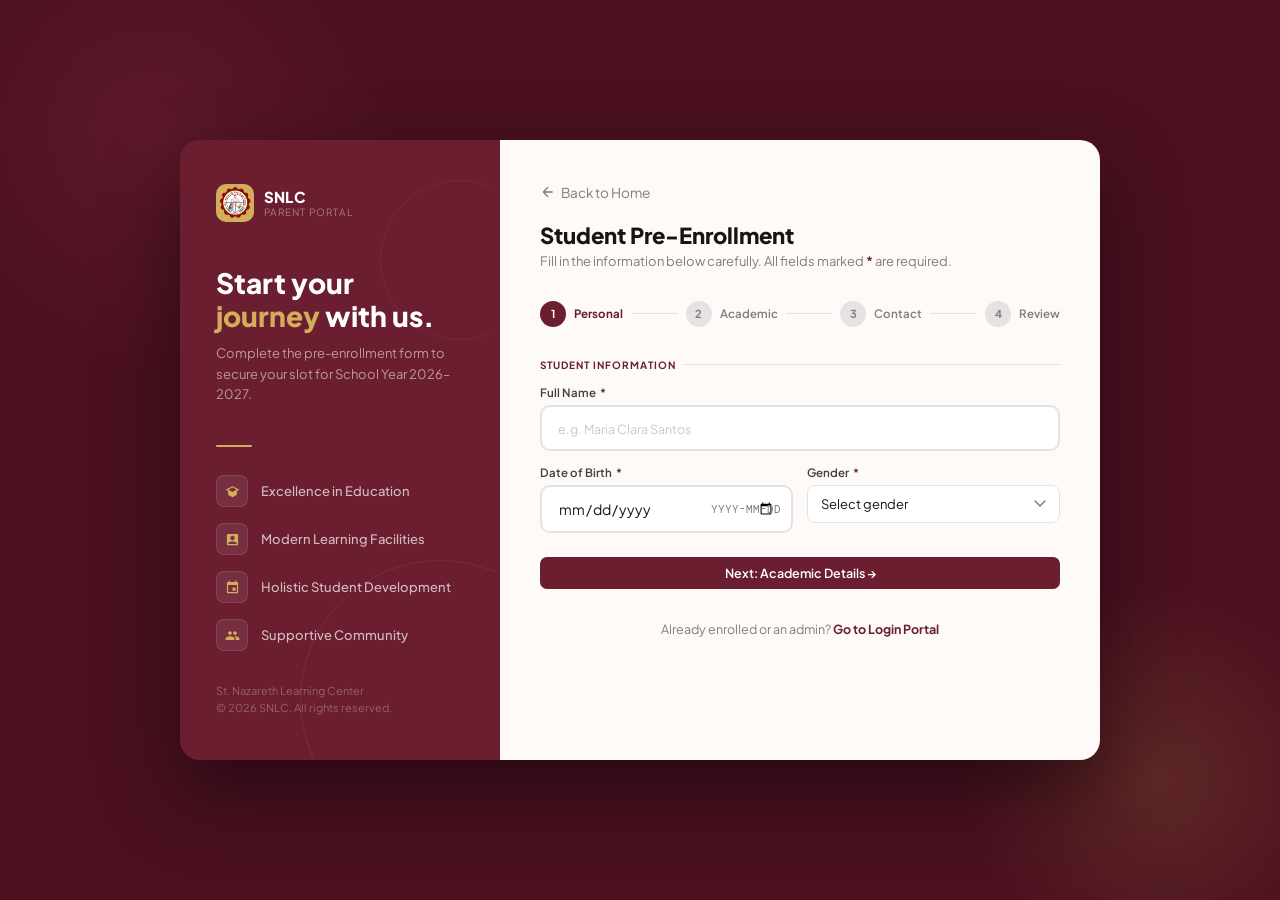
<file: enroll.html>
<!DOCTYPE html>
<html lang="en">
<head>
<meta charset="UTF-8">
<meta name="viewport" content="width=device-width, initial-scale=1.0, maximum-scale=1.0, user-scalable=no">
<title>Pre-Enrollment – St. Nazareth Learning Center</title>
<link href="https://fonts.googleapis.com/css2?family=Playfair+Display:wght@400;600;700&family=DM+Sans:wght@300;400;500;600&family=DM+Mono:wght@400;500&display=swap" rel="stylesheet">
<link rel="stylesheet" href="style.css?v=5.1">
<link rel="stylesheet" href="uxui-improvements.css?v=1.0">
<link rel="stylesheet" href="mobile-optimized.css?v=1.0">
<link rel="icon" type="image/png" href="SNLCLogo.png">
</head>
<body>

<div class="enroll-container" id="enrollPage">
  <div class="enroll-card">

    <!-- LEFT PANEL -->
    <div class="enroll-panel">
      <div class="enroll-logo">
        <div class="enroll-logo-icon">
          <img src="SNLCLogo.png" alt="SNLC Logo" style="width:32px;height:32px;object-fit:contain;">
        </div>
        <div>
          <div class="enroll-logo-name">SNLC</div>
          <div class="enroll-logo-sub">Parent Portal</div>
        </div>
      </div>

      <div class="enroll-heading">Start your<br><em>journey</em> with us.</div>
      <p class="enroll-sub">Complete the pre-enrollment form to secure your slot for School Year 2026–2027.</p>

      <div class="enroll-divider"></div>

      <div class="enroll-feat-list">
        <div class="enroll-feat-item">
          <div class="enroll-feat-icon">
            <svg viewBox="0 0 24 24"><path d="M12 3L1 9l4 2.18V17l7 4 7-4v-5.82L23 9 12 3zm6 8.99l-6 3.27-6-3.27V13l6 3.27 6-3.27v-.01zM12 5.35L18.61 9 12 12.65 5.39 9 12 5.35z"/></svg>
          </div>
          <span class="enroll-feat-text">Excellence in Education</span>
        </div>
        <div class="enroll-feat-item">
          <div class="enroll-feat-icon">
            <svg viewBox="0 0 24 24"><path d="M19 3H5c-1.1 0-2 .9-2 2v14c0 1.1.9 2 2 2h14c1.1 0 2-.9 2-2V5c0-1.1-.9-2-2-2zm-7 3c1.93 0 3.5 1.57 3.5 3.5S13.93 13 12 13s-3.5-1.57-3.5-3.5S10.07 6 12 6zm7 13H5v-.23c0-.62.28-1.2.76-1.58C7.47 15.82 9.64 15 12 15s4.53.82 6.24 2.19c.48.38.76.97.76 1.58V19z"/></svg>
          </div>
          <span class="enroll-feat-text">Modern Learning Facilities</span>
        </div>
        <div class="enroll-feat-item">
          <div class="enroll-feat-icon">
            <svg viewBox="0 0 24 24"><path d="M17 12h-5v5h5v-5zM16 1v2H8V1H6v2H5c-1.11 0-1.99.9-1.99 2L3 19c0 1.1.89 2 2 2h14c1.1 0 2-.9 2-2V5c0-1.1-.9-2-2-2h-1V1h-2zm3 18H5V8h14v11z"/></svg>
          </div>
          <span class="enroll-feat-text">Holistic Student Development</span>
        </div>
        <div class="enroll-feat-item">
          <div class="enroll-feat-icon">
            <svg viewBox="0 0 24 24"><path d="M16 11c1.66 0 2.99-1.34 2.99-3S17.66 5 16 5c-1.66 0-3 1.34-3 3s1.34 3 3 3zm-8 0c1.66 0 2.99-1.34 2.99-3S9.66 5 8 5C6.34 5 5 6.34 5 8s1.34 3 3 3zm0 2c-2.33 0-7 1.17-7 3.5V19h14v-2.5c0-2.33-4.67-3.5-7-3.5zm8 0c-.29 0-.62.02-.97.05 1.16.84 1.97 1.97 1.97 3.45V19h6v-2.5c0-2.33-4.67-3.5-7-3.5z"/></svg>
          </div>
          <span class="enroll-feat-text">Supportive Community</span>
        </div>
      </div>

      <div class="enroll-footer">
        <p>St. Nazareth Learning Center<br>&copy; 2026 SNLC. All rights reserved.</p>
      </div>
    </div>

    <!-- RIGHT FORM -->
    <div class="enroll-form-side">
      <div style="margin-bottom:1.25rem;">
        <a href="index.html" style="color:var(--text-light);text-decoration:none;font-size:0.85rem;display:flex;align-items:center;gap:5px;">
          <svg viewBox="0 0 24 24" width="16" height="16" fill="none" stroke="currentColor" stroke-width="2"><path d="M19 12H5M12 19l-7-7 7-7"/></svg>
          Back to Home
        </a>
      </div>

      <div class="enroll-form-title">Student Pre-Enrollment</div>
      <div class="enroll-form-subtitle">Fill in the information below carefully. All fields marked <span style="color:var(--maroon);font-weight:700">*</span> are required.</div>

      <!-- Step Indicators -->
      <div class="enroll-steps" id="enrollSteps">
        <div class="enroll-step active" id="stepIndicator1">
          <div class="enroll-step-num">1</div>
          <div class="enroll-step-label">Personal</div>
        </div>
        <div class="enroll-step-line"></div>
        <div class="enroll-step todo" id="stepIndicator2">
          <div class="enroll-step-num">2</div>
          <div class="enroll-step-label">Academic</div>
        </div>
        <div class="enroll-step-line"></div>
        <div class="enroll-step todo" id="stepIndicator3">
          <div class="enroll-step-num">3</div>
          <div class="enroll-step-label">Contact</div>
        </div>
        <div class="enroll-step-line"></div>
        <div class="enroll-step todo" id="stepIndicator4">
          <div class="enroll-step-num">4</div>
          <div class="enroll-step-label">Review</div>
        </div>
      </div>

      <!-- STEP 1: Personal -->
      <div id="enrollStep1">
        <div class="enroll-section-label">Student Information</div>
        <div class="enroll-row col1">
          <div class="enroll-field">
            <label for="enrollName">Full Name <span>*</span></label>
            <input type="text" id="enrollName" placeholder="e.g. Maria Clara Santos" autocomplete="name" maxlength="100"/>
          </div>
        </div>
        <div class="enroll-row col2">
          <div class="enroll-field">
            <label for="enrollDOB">Date of Birth <span>*</span></label>
            <div class="input-mask-wrapper">
              <input type="date" id="enrollDOB" max="2022-12-31" min="1990-01-01"/>
              <span class="input-mask-hint">YYYY-MM-DD</span>
            </div>
          </div>
          <div class="enroll-field">
            <label for="enrollGender">Gender <span>*</span></label>
            <select id="enrollGender">
              <option value="">Select gender</option>
              <option value="Male">Male</option>
              <option value="Female">Female</option>
            </select>
          </div>
        </div>
        <div style="margin-top:1.5rem;">
          <button class="btn btn-primary thumb-friendly-cta" style="width:100%;justify-content:center;" onclick="enrollNext(1)">Next: Academic Details →</button>
        </div>
      </div>

      <!-- STEP 2: Academic -->
      <div id="enrollStep2" style="display:none;">
        <div class="enroll-section-label">Academic Details</div>
        <div class="enroll-row col1">
          <div class="enroll-field">
            <label for="enrollGrade">Grade Level <span>*</span></label>
            <select id="enrollGrade">
              <option value="">Select grade</option>
              <option value="Kinder">Kinder</option>
              <option value="Preparatory">Preparatory</option>
              <option value="Grade 1">Grade 1</option>
              <option value="Grade 2">Grade 2</option>
              <option value="Grade 3">Grade 3</option>
              <option value="Grade 4">Grade 4</option>
              <option value="Grade 5">Grade 5</option>
              <option value="Grade 6">Grade 6</option>
            </select>
          </div>
        </div>
        <div style="display:flex;gap:10px;margin-top:1.5rem;">
          <button class="btn btn-outline" style="flex:1;justify-content:center;" onclick="enrollBack(2)">← Back</button>
          <button class="btn btn-primary thumb-friendly-cta" style="flex:2;justify-content:center;" onclick="enrollNext(2)">Next: Guardian &amp; Contact →</button>
        </div>
      </div>

      <!-- STEP 3: Contact & Credentials -->
      <div id="enrollStep3" style="display:none;">
        <div class="enroll-section-label">Guardian &amp; Contact</div>
        <div class="enroll-row col2">
          <div class="enroll-field">
            <label for="enrollGuardianName">Guardian / Parent Name <span>*</span></label>
            <input type="text" id="enrollGuardianName" placeholder="Full name" autocomplete="name" maxlength="100"/>
          </div>
          <div class="enroll-field">
            <label for="enrollRelationship">Relationship <span>*</span></label>
            <select id="enrollRelationship" onchange="toggleOtherRelationship(this.value)">
              <option value="">Select</option>
              <option value="Mother">Mother</option>
              <option value="Father">Father</option>
              <option value="Guardian">Guardian</option>
              <option value="Other">Other</option>
            </select>
          </div>
          <div class="enroll-field other-option-wrapper" id="otherRelationshipWrapper" style="display:none;">
            <input type="text" id="enrollRelationshipOther" class="other-option-input" placeholder="Please specify relationship" maxlength="50"/>
          </div>
        </div>
        <div class="enroll-row col2">
          <div class="enroll-field">
            <label for="enrollEmail">Parent / Guardian Email <span>*</span></label>
            <input type="email" id="enrollEmail" inputmode="email" placeholder="email@example.com" autocomplete="email" maxlength="100"/>
          </div>
          <div class="enroll-field">
            <label for="enrollContact">Contact Number <span>*</span></label>
            <div class="input-mask-wrapper">
              <div class="enroll-input-group">
                <span class="enroll-input-prefix">+63</span>
                <input type="tel" id="enrollContact" inputmode="tel" placeholder="9XX XXX XXXX" maxlength="11" autocomplete="tel" oninput="formatPhoneNumber(this)"/>
              </div>
              <span class="input-mask-hint">9XX XXX XXXX</span>
            </div>
          </div>
        </div>

        <div class="enroll-section-label">Login Credentials</div>
        <div class="enroll-row col2">
          <div class="enroll-field">
            <label for="enrollPassword">Choose Password <span>*</span></label>
            <input type="password" id="enrollPassword" placeholder="Minimum 6 characters" maxlength="50" autocomplete="new-password"/>
          </div>
          <div class="enroll-field">
            <label for="enrollPasswordConfirm">Confirm Password <span>*</span></label>
            <input type="password" id="enrollPasswordConfirm" placeholder="Re-enter password" maxlength="50" autocomplete="new-password"/>
          </div>
        </div>
        <div class="enroll-field-hint" style="margin-top:-8px;margin-bottom:12px;">
          💡 You'll use this password to log in after your enrollment is approved.
        </div>

        <div class="enroll-section-label">Address</div>
        <div class="enroll-row col1">
          <div class="enroll-field">
            <label for="enrollAddress">Home Address <span>*</span></label>
            <textarea id="enrollAddress" placeholder="House / unit no., street, barangay, city, province" maxlength="500" rows="3"></textarea>
          </div>
        </div>
        <div style="display:flex;gap:10px;margin-top:1.5rem;">
          <button class="btn btn-outline" style="flex:1;justify-content:center;" onclick="enrollBack(3)">← Back</button>
          <button class="btn btn-primary thumb-friendly-cta" style="flex:2;justify-content:center;" onclick="enrollNext(3)">Review Application →</button>
        </div>
      </div>

      <!-- STEP 4: Review -->
      <div id="enrollStep4" style="display:none;">
        <div class="enroll-section-label">Review Application</div>
        <div id="enrollReviewBox" style="background:var(--bg);border-radius:8px;padding:15px;font-size:.85rem;line-height:1.8;margin-bottom:1.5rem;border:1px solid var(--border-light);"></div>
        <div style="display:flex;gap:10px;">
          <button class="btn btn-outline" style="flex:1;justify-content:center;" onclick="enrollBack(4)">← Edit Info</button>
          <button class="btn-enroll-submit thumb-friendly-cta" id="enrollSubmitBtn" style="flex:2;margin-top:0;" onclick="enrollSubmit()">
            <svg viewBox="0 0 24 24"><path d="M2.01 21L23 12 2.01 3 2 10l15 2-15 2z"/></svg>
            Submit Application
          </button>
        </div>
      </div>

      <div class="enroll-form-foot" style="margin-top:2rem;">
        Already enrolled or an admin? <a href="login.html">Go to Login Portal</a>
      </div>
    </div><!-- end enroll-form-side -->
  </div><!-- end enroll-card -->
</div><!-- end enroll-container -->

<!-- Toast Container -->
<div id="toastContainer"></div>

<!-- SUCCESS MODAL -->
<div id="enrollSuccessModal" style="display:none;position:fixed;inset:0;background:rgba(0,0,0,.6);z-index:9999;align-items:flex-start;justify-content:center;padding:20px;overflow-y:auto;">
  <div style="background:#fff;border-radius:20px;width:100%;max-width:520px;margin:auto;box-shadow:0 20px 60px rgba(0,0,0,.3);overflow:hidden;">

    <!-- Header -->
    <div style="background:linear-gradient(135deg,#7B0D1E,#9e1428);padding:32px 30px 24px;text-align:center;">
      <div style="font-size:56px;margin-bottom:10px;">🎉</div>
      <h2 style="color:#fff;font-size:22px;font-weight:800;margin:0 0 6px;letter-spacing:1px;">THANK YOU!</h2>
      <p style="color:rgba(255,255,255,.85);font-size:14px;margin:0;">Your pre-enrollment has been successfully submitted.</p>
    </div>

    <!-- Body -->
    <div style="padding:24px 28px;">

      <!-- Requirements -->
      <div style="background:#FBF4F5;border:1px dashed #7B0D1E;border-radius:10px;padding:16px;margin-bottom:18px;">
        <div style="font-size:13px;font-weight:700;color:#7B0D1E;margin-bottom:10px;">📋 REQUIREMENTS TO BRING TO SCHOOL</div>
        <div style="font-size:13px;color:#444;line-height:1.9;">
          ✅ &nbsp;Report card / Form 138<br>
          ✅ &nbsp;Birth certificate (PSA copy)<br>
          ✅ &nbsp;2×2 ID picture <em>(2 copies)</em><br>
          ✅ &nbsp;Certificate of transfer <em>(if applicable)</em><br>
          ✅ &nbsp;Good moral certificate
        </div>
        <div style="margin-top:10px;padding-top:10px;border-top:1px solid #e8c8cc;font-size:12px;color:#666;">
          📍 <strong>Submit to:</strong> St. Nazareth Learning Center Registrar's Office
        </div>
      </div>

      <!-- Credentials (filled by JS) -->
      <div id="enrollSuccessCreds"></div>

      <!-- Button -->
      <button onclick="enrollSuccessClose()" style="width:100%;padding:14px;background:#7B0D1E;color:#fff;border:none;border-radius:10px;font-size:15px;font-weight:700;cursor:pointer;letter-spacing:.5px;margin-top:4px;">
        Go to Login Portal →
      </button>
    </div>

  </div>
</div>

<div id="connectionStatus" class="connection-status"></div>

<script src="js/core/data.js?v=12.8"></script>
<script src="js/core/api.js?v=12.7"></script>
<script src="js/core/ui.js?v=12.7"></script>
<script src="js/pages/enroll.js?v=12.7"></script>

</body>
</html>
</file>
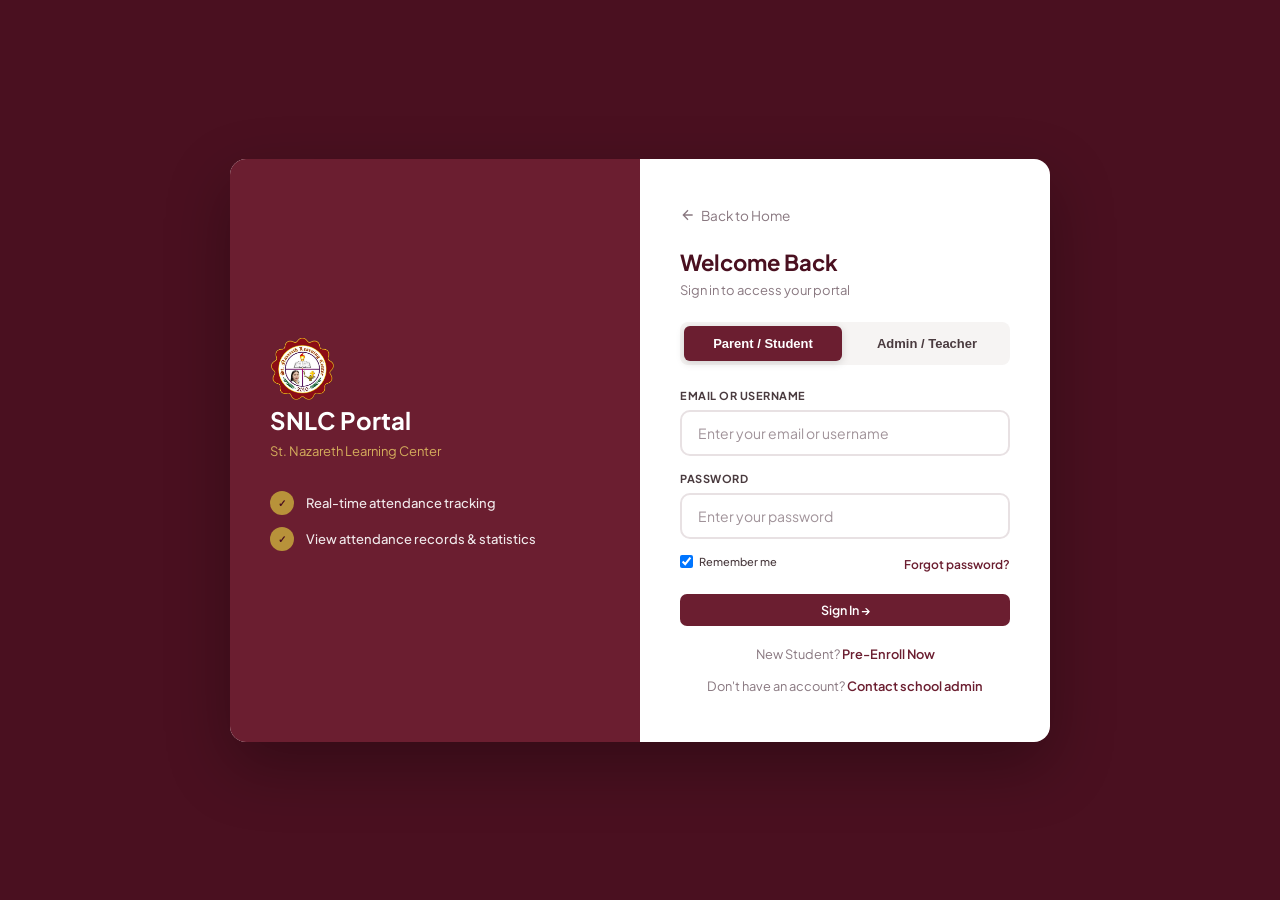
<file: login.html>
<!DOCTYPE html>
<html lang="en">
<head>
<meta charset="UTF-8">
<meta name="viewport" content="width=device-width, initial-scale=1.0, maximum-scale=1.0, user-scalable=no">
<title>Login – St. Nazareth Learning Center</title>
<link href="https://fonts.googleapis.com/css2?family=Playfair+Display:wght@400;600;700&family=DM+Sans:wght@300;400;500;600&family=DM+Mono:wght@400;500&display=swap" rel="stylesheet">
<link rel="stylesheet" href="style.css?v=5.1">
<link rel="icon" type="image/png" href="SNLCLogo.png">
</head>
<body>

<div class="login-page" id="loginPage">
  <div class="login-card">
    <div class="login-left">
      <div class="school-icon">
        <img src="SNLCLogo.png" alt="SNLC Logo" style="width: 64px; height: 64px; object-fit: contain;">
      </div>
      <h1>SNLC Portal</h1>
      <p class="school-sub">St. Nazareth Learning Center</p>
      <div class="login-feature"><div class="dot">✓</div><span>Real-time attendance tracking</span></div>
      <div class="login-feature"><div class="dot">✓</div><span>View attendance records &amp; statistics</span></div>
    </div>
    <div class="login-right">
      <div style="margin-bottom: 1.5rem;">
        <a href="index.html" style="color: var(--text-light); text-decoration: none; font-size: 0.85rem; display: flex; align-items: center; gap: 5px;">
          <svg viewBox="0 0 24 24" width="16" height="16" fill="none" stroke="currentColor" stroke-width="2"><path d="M19 12H5M12 19l-7-7 7-7"/></svg>
          Back to Home
        </a>
      </div>
      <h2>Welcome Back</h2>
      <p class="sub">Sign in to access your portal</p>
      <div class="role-tabs">
        <button class="role-tab active" id="tabStudent" onclick="switchRole('student')"> Parent / Student</button>
        <button class="role-tab" id="tabAdmin" onclick="switchRole('admin')"> Admin / Teacher</button>
      </div>
      <div class="form-group">
        <label>Email or Username</label>
        <input type="text" id="loginUser" autocomplete="username" placeholder="Enter your email or username">
      </div>
      <div class="form-group">
        <label>Password</label>
        <input type="password" id="loginPass" autocomplete="current-password" placeholder="Enter your password" onkeydown="if(event.key==='Enter') doLogin()">
      </div>
      <div class="remember-row">
        <label><input type="checkbox" id="rememberMe" checked> Remember me</label>
        <a href="#" onclick="showForgotModal(); return false;">Forgot password?</a>
      </div>
      <button class="btn btn-primary thumb-friendly-cta" id="loginBtn" style="width:100%; justify-content:center;" onclick="doLogin()">Sign In →</button>
      <div id="loginError" style="display:none; margin-top:1rem; padding:.75rem; background:var(--danger-bg); color:var(--danger); border-radius:8px; font-size:.85rem; text-align:center;"></div>
      <p style="text-align:center; font-size:.8rem; color:var(--text-light); margin-top:1.25rem;">
        New Student? <a href="#" onclick="showEnrollPage(); return false;" style="color:var(--maroon); font-weight:600; text-decoration:none;">Pre-Enroll Now</a><br><br>
        <span style="display:inline-block;">Don't have an account? <span style="color:var(--maroon); font-weight:600;">Contact school admin</span></span>
      </p>
    </div>
  </div>
</div>

<div id="toastContainer"></div>

<!-- CONFIRM MODAL -->
<div class="modal-overlay" id="confirmModal">
  <div class="modal" style="max-width:400px;">
    <div class="modal-header"><h3 id="confirmTitle"> Confirm Action</h3><button class="modal-close" onclick="closeModal('confirmModal')">✕</button></div>
    <div class="modal-body"><p id="confirmMessage" style="color:var(--text-mid); font-size:.95rem;"></p></div>
    <div class="modal-footer">
      <button class="btn btn-outline" onclick="closeModal('confirmModal')">Cancel</button>
      <button class="btn btn-danger" id="confirmBtn">Confirm</button>
    </div>
  </div>
</div>

<!-- FORGOT PASSWORD MODAL -->
<div class="modal-overlay" id="forgotModal">
  <div class="modal" style="max-width:400px;">
    <div class="modal-header"><h3> Forgot Password</h3><button class="modal-close" onclick="closeModal('forgotModal')">✕</button></div>
    <div class="modal-body">
      <p style="color:var(--text-mid); font-size:.9rem; margin-bottom:1rem;">Enter your username to request a password reset from the administrator.</p>
      <div class="form-group"><label>Username</label><input type="text" id="forgotUsername" placeholder="Your username"></div>
    </div>
    <div class="modal-footer">
      <button class="btn btn-outline" onclick="closeModal('forgotModal')">Cancel</button>
      <button class="btn btn-primary" onclick="submitForgotPassword()"> Request Reset</button>
    </div>
  </div>
</div>

<div id="connectionStatus" class="connection-status"></div>

<script src="js/core/data.js?v=12.8"></script>
<script src="js/core/api.js?v=12.5"></script>
<script src="js/core/ui.js?v=12.5"></script>
<script src="js/pages/login.js?v=12.5"></script>
</body>
</html>
</file>
<file: style.css>
﻿@import url('https://fonts.googleapis.com/css2?family=Plus+Jakarta+Sans:wght@300;400;500;600;700&display=swap');
@import url('https://fonts.googleapis.com/css2?family=DM+Mono:wght@400;500&display=swap');

*, *::before, *::after { box-sizing: border-box; margin: 0; padding: 0; }

:root {
  /* Soft Maroon scale */
  --maroon-deep:   #4A1020;
  --maroon:        #6B1E30;
  --maroon-mid:    #7D2438;
  --maroon-soft:   #F5EAEC;
  --maroon-tint:   #FBF4F5;

  /* Soft Gold scale */
  --gold:          #B8923A;
  --gold-light:    #D4AD5C;
  --gold-soft:     #F7F0E2;
  --gold-tint:     #FFFBF3;

  /* Neutrals */
  --bg:            #F6F4F3;
  --white:         #FFFFFF;
  --text:          #1C1214;
  --text-mid:      #4A3B3F;
  --muted:         #897880;
  --border:        #E8E1E3;
  --border-light:  #F0EAEC;

  /* Status */
  --green:         #2E7D5C;
  --green-soft:    #EAF4EF;
  --red:           #C0392B;
  --red-soft:      #FAEAEA;
  --blue:          #2E5FA3;
  --blue-soft:     #EAF0FB;
  --amber:         #B07A1A;
  --amber-soft:    #FDF4E0;

  --sidebar-w:     230px;
  --r:             10px;
  --r-sm:          7px;
  
  /* Legacy mappings */
  --success: var(--green); --success-bg: var(--green-soft);
  --warning: var(--amber); --warning-bg: var(--amber-soft);
  --danger: var(--red); --danger-bg: var(--red-soft);
  --info: var(--blue); --info-bg: var(--blue-soft);
  --text-dark: var(--text); --text-light: var(--muted);
}

body {
  font-family: 'Plus Jakarta Sans', sans-serif;
  background: var(--bg);
  color: var(--text);
  min-height: 100vh;
  font-size: 14px;
}

.mobile-bottom-nav { display: none; }

.app { display: flex; min-height: 100vh; width: 100%; }

/* ── SIDEBAR ── */
.sidebar {
  width: var(--sidebar-w);
  background: var(--maroon-deep);
  position: fixed;
  top: 0; left: 0;
  height: 100vh;
  display: flex;
  flex-direction: column;
  overflow-y: auto;
  z-index: 100;
}
.sidebar[style*="display: none"] { display: none !important; }

.s-brand {
  display: flex; align-items: center; gap: 11px;
  padding: 22px 18px 18px;
  border-bottom: 1px solid rgba(255,255,255,.08);
}
.s-brand-icon {
  width: 36px; height: 36px;
  background: var(--gold-light);
  border-radius: 9px;
  display: flex; align-items: center; justify-content: center;
  flex-shrink: 0;
}
.s-brand-icon svg { width: 18px; height: 18px; fill: var(--maroon-deep); }
.s-brand-name { font-size: 13.5px; font-weight: 700; color: #fff; }
.s-brand-sub  { font-size: 10px; color: rgba(255,255,255,.35); text-transform: uppercase; letter-spacing: 1px; margin-top: 1px; }

.s-label {
  font-size: 9.5px; font-weight: 700;
  color: rgba(255,255,255,.28);
  text-transform: uppercase; letter-spacing: 1.3px;
  padding: 18px 18px 6px;
}

.s-item {
  display: flex; align-items: center; gap: 10px;
  padding: 9px 12px;
  margin: 1px 8px;
  border-radius: var(--r-sm);
  cursor: pointer;
  text-decoration: none;
  transition: background .15s;
  background: none;
  border: none;
  width: calc(100% - 16px);
  text-align: left;
}
.s-item svg { width: 16px; height: 16px; flex-shrink: 0; fill: rgba(255,255,255,.38); transition: fill .15s; }
.s-item span { font-size: 13px; font-weight: 500; color: rgba(255,255,255,.5); transition: color .15s; }
.s-item:hover { background: rgba(255,255,255,.06); }
.s-item:hover svg { fill: rgba(255,255,255,.7); }
.s-item:hover span { color: rgba(255,255,255,.85); }

.s-item.active { background: var(--gold-light); }
.s-item.active span { color: var(--maroon-deep); font-weight: 700; }
.s-item.active svg { fill: var(--maroon-deep); }

.s-footer {
  margin-top: auto;
  padding: 10px 8px 16px;
  border-top: 1px solid rgba(255,255,255,.08);
}

/* ── MAIN ── */
.main { margin-left: var(--sidebar-w); flex: 1; display: flex; flex-direction: column; min-width: 0; }
.full-width { margin-left: 0 !important; width: 100%; }

/* ── TOPBAR ── */
.topbar {
  background: var(--white);
  border-bottom: 1px solid var(--border);
  height: 60px; padding: 0 28px;
  display: flex; align-items: center; justify-content: space-between;
  position: sticky; top: 0; z-index: 50;
}
.topbar-title { font-size: 15px; font-weight: 700; color: var(--text); }
.topbar-sub   { font-size: 11.5px; color: var(--muted); margin-top: 1px; }
.topbar-right { display: flex; align-items: center; gap: 10px; }

.user-pill {
  display: flex; align-items: center; gap: 9px;
  padding: 5px 12px 5px 5px;
  border: 1px solid var(--border); border-radius: 40px;
  background: var(--bg); cursor: pointer; transition: background .15s;
}
.user-pill:hover { background: var(--border); }
.u-avatar {
  width: 28px; height: 28px; border-radius: 50%;
  background: var(--maroon); display: flex; align-items: center; justify-content: center;
  font-size: 11px; font-weight: 700; color: var(--gold-light);
}
.u-name { font-size: 12.5px; font-weight: 600; color: var(--text); }
.u-role { font-size: 10.5px; color: var(--muted); }

/* ── CONTENT ── */
.content {
  padding: 24px 28px;
  flex: 1;
  overflow-x: hidden;
  display: flex;
  flex-direction: column;
  align-items: center;
}
.content > .page {
  width: 100%;
  max-width: 1180px;
  margin-left: auto;
  margin-right: auto;
}
.page { display: none; }
.page.active { display: block; animation: fadeUp .3s ease; }

/* ── STAT CARDS ── */
.stats-grid, .stats { display: grid; grid-template-columns: repeat(4,1fr); gap: 16px; margin-bottom: 20px; }
.s-card, .stat-card {
  background: var(--white);
  border: 1px solid var(--border);
  border-radius: var(--r);
  padding: 20px;
  display: flex; align-items: flex-start; justify-content: space-between;
  gap: 12px;
  transition: box-shadow .2s, transform .2s;
}
.s-card:hover, .stat-card:hover { box-shadow: 0 4px 18px rgba(75,16,32,.08); transform: translateY(-1px); }
.s-card-info { flex: 1; }
.s-card-num, .stat-value   { font-size: 28px; font-weight: 700; color: var(--text); line-height: 1; }
.s-card-label, .stat-label { font-size: 11px; font-weight: 600; color: var(--muted); text-transform: uppercase; letter-spacing: .7px; margin-top: 5px; }
.s-card-sub   { font-size: 11.5px; color: var(--muted); margin-top: 6px; }

.s-card-icon, .stat-icon { width: 40px; height: 40px; border-radius: 9px; display: flex; align-items: center; justify-content: center; flex-shrink: 0; font-size: 18px; }
.s-card-icon svg { width: 19px; height: 19px; }
.ic-maroon, .stat-card { background: var(--maroon-soft); } .ic-maroon svg { fill: var(--maroon); }
.ic-gold   { background: var(--gold-soft);   } .ic-gold   svg { fill: var(--gold);   }
.ic-green, .stat-card.present  { background: var(--green-soft);  } .ic-green  svg { fill: var(--green);  }
.ic-red, .stat-card.absent    { background: var(--red-soft);    } .ic-red    svg { fill: var(--red);    }
.stat-card.late { background: var(--amber-soft); }

/* ── TWO COLUMN ── */
.grid-2, .two-col { display: grid; grid-template-columns: 1fr 320px; gap: 16px; margin-bottom: 20px; }
.grid-3, .three-col { display: grid; grid-template-columns: 1fr 1fr 1fr; gap: 16px; margin-bottom: 20px; }

/* Inside modals, use equal columns so form fields don't overflow */
.modal .grid-2, .modal .two-col { grid-template-columns: 1fr 1fr; }
.modal .grid-3, .modal .three-col { grid-template-columns: 1fr 1fr 1fr; }


/* ── CARD ── */
.card {
  background: var(--white);
  border: 1px solid var(--border);
  border-radius: var(--r);
  overflow: hidden;
  margin-bottom: 20px;
}
.card-head, .card-header {
  padding: 16px 20px;
  border-bottom: 1px solid var(--border);
  display: flex; align-items: center; justify-content: space-between;
}
.card-title, .card-header h3 { font-size: 13.5px; font-weight: 700; color: var(--text); }
.card-desc  { font-size: 11px; color: var(--muted); margin-top: 2px; }
.card-body { padding: 20px; }

/* ── TABLE ── */
.table-responsive { overflow-x: auto; }
table { width: 100%; border-collapse: collapse; }
thead th, th {
  text-align: left;
  font-size: 10.5px; font-weight: 700;
  color: var(--muted); text-transform: uppercase; letter-spacing: .8px;
  padding: 10px 20px;
  background: var(--maroon-tint);
  border-bottom: 1px solid var(--border);
}
tbody tr, tr { border-bottom: 1px solid var(--border-light); transition: background .12s; }
tbody tr:last-child, tr:last-child { border-bottom: none; }
tbody tr:hover, tr:hover { background: var(--maroon-tint); }
tbody td, td { padding: 12px 20px; font-size: 13px; color: var(--text-mid); }
.td-name { font-weight: 600; color: var(--text); }
.text-mono { font-family: 'DM Mono', monospace; font-size: 12px; }

/* BADGES & BUTTONS */
.badge { display: inline-flex; align-items: center; font-size: 11px; font-weight: 600; padding: 3px 9px; border-radius: 20px; gap: 4px; }
.badge-pending  { background: var(--amber-soft); color: var(--amber); }
.badge-success { background: var(--green-soft); color: var(--green); }
.badge-rejected { background: var(--red-soft);   color: var(--red);   }
.badge-warning { background: var(--amber-soft); color: var(--amber); }
.badge-danger { background: var(--red-soft); color: var(--red); }
.badge-info { background: var(--blue-soft); color: var(--blue); }

.btn {
  display: inline-flex; align-items: center; justify-content: center; gap: 6px;
  font-size: 12.5px; font-weight: 600;
  padding: 8px 16px; border-radius: var(--r-sm);
  cursor: pointer; transition: all .15s; border: none; font-family: inherit;
}
.btn-primary { background: var(--maroon); color: var(--white); }
.btn-primary:hover { background: var(--maroon-deep); }
.btn-gold { background: var(--gold); color: var(--white); }
.btn-gold:hover { background: var(--gold-light); }
.btn-success { background: var(--green); color: var(--white); }
.btn-success:hover { background: #1f5c3d; }
.btn-danger { background: var(--red); color: var(--white); }
.btn-danger:hover { background: #962a1e; }
.btn-outline { background: var(--white); border: 1px solid var(--border); color: var(--text-mid); }
.btn-outline:hover { background: var(--maroon-soft); border-color: var(--maroon-soft); color: var(--maroon); }
.btn-sm { padding: 5px 11px; font-size: 11.5px; }
.btn:disabled { opacity: .6; cursor: not-allowed; }

.action-btns { display: flex; gap: 4px; }

/* ── FORMS ── */
.form-group { margin-bottom: 16px; }
label { display: block; font-size: 11px; font-weight: 700; color: var(--text-mid); margin-bottom: 6px; text-transform: uppercase; letter-spacing: .5px; }
input[type="text"], input[type="password"], input[type="date"], input[type="email"], input[type="number"], input[type="time"], select, textarea { 
  width: 100%; border: 1px solid var(--border); border-radius: var(--r-sm); padding: 10px 14px; 
  font-family: inherit; font-size: 13px; color: var(--text); background: var(--white); 
  transition: border-color .2s, box-shadow .2s; outline: none; 
}
input:focus, select:focus, textarea:focus { border-color: var(--maroon); box-shadow: 0 0 0 3px var(--maroon-soft); }
input[readonly] { background: var(--bg); color: var(--muted); }
textarea { resize: vertical; min-height: 80px; }

.filter-bar { display: flex; align-items: center; gap: 10px; flex-wrap: wrap; margin-bottom: 16px; }
.filter-bar input, .filter-bar select { width: auto; padding: 6px 12px; font-size: 12px; }

/* ── ACTIVITY & QUICK ACTIONS ── */
.act-list, .qa-list { display: flex; flex-direction: column; }
.act-item, .qa-item {
  display: flex; align-items: center; gap: 12px;
  padding: 13px 20px;
  border-bottom: 1px solid var(--border-light);
  transition: background .12s; text-decoration: none;
}
.act-item:hover, .qa-item:hover { background: var(--maroon-tint); cursor: pointer; }
.act-item:last-child, .qa-item:last-child { border-bottom: none; }
.act-dot { width: 8px; height: 8px; border-radius: 50%; flex-shrink: 0; }
.act-body, .qa-body { flex: 1; }
.act-title, .qa-text-main { font-size: 12.5px; font-weight: 600; color: var(--text); }
.act-desc, .qa-text-sub  { font-size: 11.5px; color: var(--muted); margin-top: 2px; }
.act-time { font-size: 10.5px; color: var(--muted); white-space: nowrap; }
.qa-icon { width: 36px; height: 36px; border-radius: 8px; display: flex; align-items: center; justify-content: center; flex-shrink: 0; }
.qa-icon svg { width: 17px; height: 17px; }

/* ── LOGIN PAGE ── */
.login-page { min-height: 100vh; display: flex; align-items: center; justify-content: center; background: var(--maroon-deep); padding: 2rem; width: 100%; }
.login-card { background: var(--white); border-radius: 16px; box-shadow: 0 24px 64px rgba(0,0,0,.3); display: grid; grid-template-columns: 1fr 1fr; overflow: hidden; max-width: 820px; width: 100%; }
.login-left { background: var(--maroon); padding: 3rem 2.5rem; display: flex; flex-direction: column; justify-content: center; }
.login-left h1 { font-size: 24px; font-weight: 700; color: var(--white); margin-bottom: .5rem; }
.login-left .school-sub { color: var(--gold-light); font-size: 13px; margin-bottom: 2rem; }
.login-feature { display: flex; align-items: center; gap: 12px; margin-bottom: 12px; }
.login-feature .dot { width: 24px; height: 24px; border-radius: 50%; background: var(--gold); display: flex; align-items: center; justify-content: center; font-size: 10px; color: var(--maroon-deep); font-weight: 700; flex-shrink: 0; }
.login-feature span { color: rgba(255,255,255,.9); font-size: 13px; font-weight: 500; }
.login-right { padding: 3rem 2.5rem; }
.login-right h2 { font-size: 22px; font-weight: 700; color: var(--maroon-deep); margin-bottom: 6px; }
.login-right .sub { color: var(--muted); font-size: 13px; margin-bottom: 24px; }

.role-tabs { display: flex; gap: 6px; margin-bottom: 24px; background: var(--bg); border-radius: 8px; padding: 4px; }
.role-tab { flex: 1; padding: 10px; border-radius: 6px; border: none; background: none; font-size: 13px; font-weight: 600; cursor: pointer; color: var(--text-mid); transition: all .2s; }
.role-tab.active { background: var(--maroon); color: var(--white); box-shadow: 0 2px 8px rgba(0,0,0,.15); }
.remember-row { display: flex; justify-content: space-between; align-items: center; margin-bottom: 20px; font-size: 12px; }
.remember-row label { display: flex; align-items: center; gap: 6px; cursor: pointer; color: var(--text-mid); font-weight: 500; text-transform: none; letter-spacing: 0; }
.remember-row a { color: var(--maroon); text-decoration: none; font-weight: 600; }

/* MODALS */
.modal-overlay { position: fixed; inset: 0; background: rgba(0,0,0,.45); z-index: 500; display: flex; align-items: center; justify-content: center; padding: 1rem; backdrop-filter: blur(4px); opacity: 0; pointer-events: none; transition: opacity .2s; }
.modal-overlay.open { opacity: 1; pointer-events: all; }
.modal { background: var(--white); border-radius: 12px; box-shadow: 0 24px 80px rgba(0,0,0,.25); width: 100%; max-width: 620px; max-height: 90dvh; overflow-y: auto; transform: translateY(20px); transition: transform .2s; }
.modal-overlay.open .modal { transform: translateY(0); }
.modal-header { padding: 16px 24px; border-bottom: 1px solid var(--border); display: flex; align-items: center; justify-content: space-between; background: var(--bg); border-radius: 12px 12px 0 0; position: sticky; top: 0; }
.modal-header h3 { font-size: 15px; font-weight: 700; color: var(--text); }
.modal-close { background: none; border: none; font-size: 20px; cursor: pointer; color: var(--muted); width: 32px; height: 32px; border-radius: 6px; display: flex; align-items: center; justify-content: center; }
.modal-close:hover { background: var(--border); color: var(--text); }
.modal-body { padding: 24px; }
.modal-footer { padding: 16px 24px; border-top: 1px solid var(--border); display: flex; gap: 12px; justify-content: flex-end; background: var(--bg); border-radius: 0 0 12px 12px; }

/* TOASTS */
#toastContainer { position: fixed; top: 20px; right: 20px; z-index: 600; display: flex; flex-direction: column; gap: 8px; }
.toast { padding: 12px 20px; border-radius: 8px; font-size: 13px; font-weight: 600; box-shadow: 0 4px 20px rgba(0,0,0,.15); max-width: 320px; background: var(--white); color: var(--text); display: flex; align-items: center; gap: 10px; }
.toast-success { border-left: 4px solid var(--green); }
.toast-error { border-left: 4px solid var(--red); }
.toast-info { border-left: 4px solid var(--blue); }

.alert-banner { padding: 12px 20px; border-radius: 8px; font-size: 13px; font-weight: 500; margin-bottom: 20px; display: flex; align-items: center; gap: 10px; }
.alert-banner.info { background: var(--blue-soft); color: var(--blue); border: 1px solid #93c5fd; }
.alert-banner.warning { background: var(--amber-soft); color: var(--amber); border: 1px solid #fde68a; }

/* PROFILE / UTILS */
.profile-pic { width: 72px; height: 72px; border-radius: 50%; background: var(--gold-soft); border: 3px solid var(--gold); display: flex; align-items: center; justify-content: center; font-size: 24px; margin: 0 auto 16px; }
.profile-name { font-size: 16px; font-weight: 700; color: var(--maroon); text-align: center; margin-bottom: 16px; }
.profile-row { display: flex; justify-content: space-between; padding: 10px 0; border-bottom: 1px solid var(--border-light); font-size: 13px; }
.profile-row:last-child { border-bottom: none; }
.profile-row .key { color: var(--muted); font-weight: 500; }
.profile-row .val { font-weight: 600; color: var(--text); }
.balance-box { background: var(--maroon-deep); border-radius: 12px; padding: 24px; color: var(--white); text-align: center; margin-bottom: 20px; }
.balance-box .label { font-size: 11px; text-transform: uppercase; letter-spacing: 1px; opacity: .8; margin-bottom: 8px; }
.balance-box .amount { font-size: 32px; font-weight: 700; color: var(--gold-light); }
.progress-wrap { background: rgba(0,0,0,.1); border-radius: 20px; height: 8px; overflow: hidden; margin-top: 12px; }
.progress-bar { height: 100%; border-radius: 20px; background: var(--gold-light); transition: width .6s ease; }
.progress-label { display: flex; justify-content: space-between; font-size: 11px; color: var(--text); margin-bottom: 6px; }
.gpa-row { background: var(--gold-soft); border: 1px solid var(--gold-light); border-radius: 10px; padding: 16px; display: flex; gap: 2rem; flex-wrap: wrap; font-size: 13px; margin-bottom: 20px; }
.gpa-row strong { color: var(--maroon); font-size: 14px; }

@keyframes fadeUp { from { opacity: 0; transform: translateY(12px); } to { opacity: 1; transform: translateY(0); } }
@keyframes slideInRight { from { opacity: 0; transform: translateX(110%); } to { opacity: 1; transform: translateX(0); } }
@keyframes slideOutRight { from { opacity: 1; transform: translateX(0); } to { opacity: 0; transform: translateX(110%); } }
@keyframes shimmer { from { background-position: -600px 0; } to { background-position: 600px 0; } }
@keyframes countUp { from { opacity: 0; transform: translateY(6px); } to { opacity: 1; transform: translateY(0); } }
@keyframes spin { to { transform: rotate(360deg); } }

/* ── PAGE HEADER ── */
.page-header { margin-bottom: 22px; }
.page-header h1 { font-size: 20px; font-weight: 700; color: var(--text); margin-bottom: 4px; }
.page-header p  { font-size: 13px; color: var(--muted); }

/* ── LOADING SKELETON ── */
.loading {
  text-align: center; padding: 32px 20px;
  color: transparent;
  background: linear-gradient(90deg, var(--border-light) 25%, var(--border) 50%, var(--border-light) 75%);
  background-size: 600px 100%;
  animation: shimmer 1.4s infinite linear;
  border-radius: 6px;
}
td.loading { color: var(--muted); background: none; animation: none; font-size: 13px; font-style: italic; }

/* ── EMPTY STATE ── */
.empty-state {
  text-align: center; padding: 52px 20px; color: var(--muted);
  font-size: 13px; font-weight: 500;
}
.empty-state::before { content: ''; display: block; font-size: 32px; margin-bottom: 10px; }

/* ── TOASTS ── */
.connection-status { position: fixed; bottom: 20px; right: 20px; padding: 6px 12px; border-radius: 20px; font-size: 11px; font-weight: 600; z-index: 1000; display: none; }
.connection-status.online { background: var(--green-soft); color: var(--green); display: block; }
.connection-status.offline { background: var(--red-soft); color: var(--red); display: block; }

#toastContainer { position: fixed; top: 20px; right: 20px; z-index: 9999; display: flex; flex-direction: column; gap: 8px; pointer-events: none; }
.toast {
  padding: 12px 16px; border-radius: 10px; font-size: 13px; font-weight: 600;
  box-shadow: 0 8px 28px rgba(0,0,0,.14); max-width: 340px;
  background: var(--white); color: var(--text);
  display: flex; align-items: center; gap: 10px;
  pointer-events: all;
  animation: slideInRight .28s cubic-bezier(.22,.68,0,1.2) both;
  border-left: 4px solid var(--border);
}
.toast.hiding { animation: slideOutRight .22s ease forwards; }
.toast-icon { font-size: 15px; flex-shrink: 0; }
.toast-success { border-left-color: var(--green); }
.toast-error   { border-left-color: var(--red); }
.toast-info    { border-left-color: var(--blue); }
.toast-warning { border-left-color: var(--amber); }

/* ── BUTTON LOADING STATE ── */
.btn-loading { position: relative; pointer-events: none; opacity: .8; }
.btn-loading::after {
  content: '';
  position: absolute; right: 10px; top: 50%; margin-top: -7px;
  width: 14px; height: 14px; border-radius: 50%;
  border: 2px solid rgba(255,255,255,.3);
  border-top-color: #fff;
  animation: spin .7s linear infinite;
}

/* ── QUICK ACTIONS ── */
.quick-actions { display: grid; grid-template-columns: 1fr 1fr; gap: 10px; }
.quick-actions .btn { justify-content: flex-start; padding: 12px 14px; font-size: 13px; gap: 8px; }

/* Keep admin dashboard sections centered and responsive */
.chart-container {
  width: 100%;
}

/* ── SCROLLBAR ── */
::-webkit-scrollbar { width: 6px; height: 6px; }
::-webkit-scrollbar-track { background: transparent; }
::-webkit-scrollbar-thumb { background: var(--border); border-radius: 10px; }
::-webkit-scrollbar-thumb:hover { background: var(--muted); }

/* ── STAT CARD NUMBER ANIMATION ── */
.s-card-num, .stat-value { animation: countUp .4s ease both; }

/* ── BADGE PILL IMPROVEMENTS ── */
.badge { white-space: nowrap; letter-spacing: .2px; }

/* ── RESPONSIVE SIDEBAR ── */
@media (max-width: 900px) {
  .sidebar { transform: translateX(-100%); transition: transform .25s ease; }
  .sidebar.open { transform: translateX(0); }
  .main { margin-left: 0; }
  .stats-grid, .stats { grid-template-columns: 1fr 1fr; }
  .grid-2, .two-col { grid-template-columns: 1fr; }
  .grid-3, .three-col { grid-template-columns: 1fr 1fr; }
  .topbar { padding: 0 16px; }
  .content { padding: 16px; }
  .content > .page { max-width: 100%; }
  #sidebarToggle { display: flex !important; align-items: center; justify-content: center; }
  /* Show mobile overlay when sidebar is open */
  .sidebar.open + .mobile-overlay { display: block; }

  .chart-container {
    grid-template-columns: 1fr !important;
  }
}

.mobile-overlay {
  display: none;
  position: fixed;
  inset: 0;
  background: rgba(0,0,0,0.5);
  z-index: 90;
}

.table-responsive {
  width: 100%;
  overflow-x: auto;
  -webkit-overflow-scrolling: touch;
}

/* ── LOADING STATES ────────────────────────────────────────────────────── */
.loading-overlay {
  position: fixed;
  top: 0;
  left: 0;
  right: 0;
  bottom: 0;
  background: rgba(0, 0, 0, 0.5);
  display: flex;
  align-items: center;
  justify-content: center;
  z-index: 9999;
  opacity: 0;
  pointer-events: none;
  transition: opacity 0.2s;
}

.loading-overlay.active {
  opacity: 1;
  pointer-events: all;
}

.loading-spinner {
  width: 50px;
  height: 50px;
  border: 4px solid rgba(255, 255, 255, 0.3);
  border-top-color: var(--maroon);
  border-radius: 50%;
  animation: spin 0.8s linear infinite;
}

@keyframes spin {
  to { transform: rotate(360deg); }
}

.btn-loading {
  position: relative;
  pointer-events: none;
  opacity: 0.7;
}

.btn-loading::after {
  content: '';
  position: absolute;
  width: 16px;
  height: 16px;
  top: 50%;
  left: 50%;
  margin-left: -8px;
  margin-top: -8px;
  border: 2px solid rgba(255, 255, 255, 0.3);
  border-top-color: white;
  border-radius: 50%;
  animation: spin 0.6s linear infinite;
}

/* ── CONFIRMATION DIALOG ───────────────────────────────────────────────── */
.confirm-dialog {
  position: fixed;
  top: 0;
  left: 0;
  right: 0;
  bottom: 0;
  background: rgba(0, 0, 0, 0.5);
  display: flex;
  align-items: center;
  justify-content: center;
  z-index: 9998;
  opacity: 0;
  pointer-events: none;
  transition: opacity 0.2s;
}

.confirm-dialog.active {
  opacity: 1;
  pointer-events: all;
}

.confirm-dialog-content {
  background: var(--white);
  border-radius: var(--r);
  padding: 24px;
  max-width: 400px;
  width: 90%;
  box-shadow: 0 8px 32px rgba(0, 0, 0, 0.2);
  transform: scale(0.9);
  transition: transform 0.2s;
}

.confirm-dialog.active .confirm-dialog-content {
  transform: scale(1);
}

.confirm-dialog-title {
  font-size: 18px;
  font-weight: 600;
  color: var(--text);
  margin-bottom: 12px;
}

.confirm-dialog-message {
  font-size: 14px;
  color: var(--text-mid);
  margin-bottom: 20px;
  line-height: 1.5;
}

.confirm-dialog-actions {
  display: flex;
  gap: 10px;
  justify-content: flex-end;
}

/* ── PRINT STYLES ──────────────────────────────────────────────────────── */
@media print {
  .sidebar,
  .topbar,
  .no-print,
  button,
  .btn,
  .page-header button,
  .card-head button {
    display: none !important;
  }
  
  .main {
    margin-left: 0 !important;
    padding: 0 !important;
  }
  
  .card {
    break-inside: avoid;
    page-break-inside: avoid;
  }
  
  body {
    background: white !important;
  }
}
.enroll-container {
  display: flex;
  align-items: center;
  justify-content: center;
  padding: 32px 16px;
  position: relative;
  overflow-x: hidden;
  width: 100%;
  background: var(--maroon-deep);
  min-height: 100vh;
}

.enroll-container::before, .enroll-container::after {
  content: '';
  position: absolute;
  border-radius: 50%;
  pointer-events: none;
}
.enroll-container::before {
  width: 500px; height: 500px;
  top: -120px; left: -100px;
  background: radial-gradient(circle, rgba(107,30,48,.55) 0%, transparent 70%);
}
.enroll-container::after {
  width: 400px; height: 400px;
  bottom: -80px; right: -80px;
  background: radial-gradient(circle, rgba(184,146,58,.18) 0%, transparent 70%);
}

.enroll-card {
  width: 100%; max-width: 920px;
  display: grid;
  grid-template-columns: 320px 1fr;
  border-radius: 20px;
  overflow: hidden;
  box-shadow: 0 32px 80px rgba(0,0,0,.45);
  position: relative; z-index: 1;
  animation: rise .5s cubic-bezier(.22,.68,0,1.2) both;
}
@keyframes rise {
  from { opacity: 0; transform: translateY(28px) scale(.97); }
  to   { opacity: 1; transform: translateY(0)    scale(1); }
}

.enroll-panel {
  background: var(--maroon);
  padding: 44px 36px;
  display: flex;
  flex-direction: column;
  position: relative;
  overflow: hidden;
}
.enroll-panel::before {
  content: ''; position: absolute;
  width: 280px; height: 280px; border-radius: 50%;
  border: 1.5px solid rgba(255,255,255,.07);
  bottom: -80px; right: -80px;
}
.enroll-panel::after {
  content: ''; position: absolute;
  width: 160px; height: 160px; border-radius: 50%;
  border: 1.5px solid rgba(255,255,255,.05);
  top: 40px; right: -40px;
}
.enroll-logo { display: flex; align-items: center; gap: 10px; margin-bottom: 44px; position: relative; z-index: 2; }
.enroll-logo-icon { width: 38px; height: 38px; background: var(--gold-light); border-radius: 10px; display: flex; align-items: center; justify-content: center; }
.enroll-logo-icon svg { width: 20px; height: 20px; fill: var(--maroon-deep); }
.enroll-logo-name { font-size: 15px; font-weight: 800; color: #fff; letter-spacing: .2px; }
.enroll-logo-sub { font-size: 10px; color: rgba(255,255,255,.4); text-transform: uppercase; letter-spacing: 1px; }

.enroll-heading { font-size: 28px; font-weight: 800; color: #fff; line-height: 1.2; margin-bottom: 10px; position: relative; z-index: 2; }
.enroll-heading em { font-style: normal; color: var(--gold-light); }
.enroll-sub { font-size: 13px; color: rgba(255,255,255,.55); line-height: 1.6; margin-bottom: 40px; position: relative; z-index: 2; }
.enroll-divider { width: 36px; height: 2px; background: var(--gold-light); border-radius: 2px; margin-bottom: 28px; position: relative; z-index: 2; }

.enroll-feat-list { display: flex; flex-direction: column; gap: 16px; position: relative; z-index: 2; }
.enroll-feat-item { display: flex; align-items: center; gap: 13px; }
.enroll-feat-icon { width: 32px; height: 32px; border-radius: 8px; background: rgba(255,255,255,.08); border: 1px solid rgba(255,255,255,.1); display: flex; align-items: center; justify-content: center; flex-shrink: 0; }
.enroll-feat-icon svg { width: 15px; height: 15px; fill: var(--gold-light); }
.enroll-feat-text { font-size: 13px; font-weight: 500; color: rgba(255,255,255,.7); }
.enroll-footer { margin-top: auto; padding-top: 32px; position: relative; z-index: 2; }
.enroll-footer p { font-size: 11px; color: rgba(255,255,255,.3); line-height: 1.5; }

.enroll-form-side { background: #FDFAF8; padding: 44px 40px; overflow-y: auto; max-height: 90dvh; }
.enroll-form-title { font-size: 22px; font-weight: 800; color: var(--text); margin-bottom: 4px; }
.enroll-form-subtitle { font-size: 13px; color: var(--muted); margin-bottom: 32px; }

.enroll-steps { display: flex; align-items: center; gap: 0; margin-bottom: 32px; }
.enroll-step { display: flex; align-items: center; gap: 8px; flex: 1; }
.enroll-step-num { width: 26px; height: 26px; border-radius: 50%; font-size: 11px; font-weight: 700; display: flex; align-items: center; justify-content: center; flex-shrink: 0; transition: background .2s, color .2s; }
.enroll-step-label { font-size: 11.5px; font-weight: 600; }
.enroll-step-line { flex: 1; height: 1.5px; background: var(--border); margin: 0 8px; }
.enroll-step.done .enroll-step-num { background: var(--green); color: #fff; }
.enroll-step.done .enroll-step-label { color: var(--green); }
.enroll-step.active .enroll-step-num { background: var(--maroon); color: #fff; }
.enroll-step.active .enroll-step-label { color: var(--maroon); font-weight: 700; }
.enroll-step.todo .enroll-step-num { background: var(--border); color: var(--muted); }
.enroll-step.todo .enroll-step-label { color: var(--muted); }

.enroll-section-label { font-size: 10px; font-weight: 700; color: var(--maroon); text-transform: uppercase; letter-spacing: 1px; margin-bottom: 14px; margin-top: 24px; display: flex; align-items: center; gap: 8px; }
.enroll-section-label::after { content: ''; flex: 1; height: 1px; background: var(--border); }
.enroll-section-label:first-of-type { margin-top: 0; }

.enroll-row { display: grid; gap: 14px; margin-bottom: 14px; }
.enroll-row.col2 { grid-template-columns: 1fr 1fr; }
.enroll-row.col3 { grid-template-columns: 1fr 1fr 1fr; }
.enroll-row.col1 { grid-template-columns: 1fr; }

.enroll-field { display: flex; flex-direction: column; gap: 5px; }
.enroll-field label { font-size: 11.5px; font-weight: 600; color: var(--text-mid); margin-bottom: 0; letter-spacing: 0; text-transform: none; }
.enroll-field label span { color: var(--maroon); margin-left: 2px; }

.enroll-field input, .enroll-field select, .enroll-field textarea { width: 100%; padding: 10px 13px; font-family: inherit; font-size: 13px; color: var(--text); background: var(--white); border: 1.5px solid var(--border); border-radius: 8px; outline: none; transition: border-color .18s, box-shadow .18s; }
.enroll-field input::placeholder, .enroll-field textarea::placeholder { color: #C4B8BC; font-size: 12.5px; }
.enroll-field select { background-image: url("data:image/svg+xml,%3Csvg xmlns='http://www.w3.org/2000/svg' width='12' height='8' viewBox='0 0 12 8'%3E%3Cpath d='M1 1l5 5 5-5' stroke='%23897880' stroke-width='1.5' fill='none' stroke-linecap='round'/%3E%3C/svg%3E"); background-repeat: no-repeat; background-position: right 13px center; padding-right: 36px; cursor: pointer; appearance: none; }
.enroll-field select option[value=""] { color: #C4B8BC; }
.enroll-field input:focus, .enroll-field select:focus, .enroll-field textarea:focus { border-color: #9A3A50; box-shadow: 0 0 0 3px rgba(154,58,80,.1); }
.enroll-field textarea { resize: none; height: 72px; line-height: 1.5; }
.enroll-field-hint { font-size: 10.5px; color: var(--muted); margin-top: 2px; }

.enroll-input-group { display: flex; border: 1.5px solid var(--border); border-radius: 8px; overflow: hidden; background: var(--white); transition: border-color .18s, box-shadow .18s; }
.enroll-input-group:focus-within { border-color: #9A3A50; box-shadow: 0 0 0 3px rgba(154,58,80,.1); }
.enroll-input-prefix { padding: 10px 12px; font-size: 13px; font-weight: 600; color: var(--muted); background: var(--maroon-soft); border-right: 1.5px solid var(--border); flex-shrink: 0; display: flex; align-items: center; }
.enroll-input-group input { border: none; box-shadow: none; border-radius: 0; flex: 1; padding: 10px 12px; font-size: 13px; }
.enroll-input-group input:focus { box-shadow: none; border-color: transparent; }

.btn-enroll-submit { width: 100%; margin-top: 28px; padding: 13px; background: var(--maroon); color: #fff; font-family: inherit; font-size: 14px; font-weight: 700; border: none; border-radius: 10px; cursor: pointer; display: flex; align-items: center; justify-content: center; gap: 9px; transition: background .18s, transform .15s, box-shadow .18s; box-shadow: 0 4px 18px rgba(107,30,48,.35); letter-spacing: .2px; }
.btn-enroll-submit:hover { background: var(--maroon-mid); transform: translateY(-1px); box-shadow: 0 6px 24px rgba(107,30,48,.4); }
.btn-enroll-submit:active { transform: translateY(0); }
.btn-enroll-submit svg { width: 16px; height: 16px; fill: rgba(255,255,255,.85); }

.enroll-form-foot { text-align: center; margin-top: 16px; font-size: 12.5px; color: var(--muted); }
.enroll-form-foot a { color: var(--maroon); font-weight: 700; text-decoration: none; }
.enroll-form-foot a:hover { text-decoration: underline; }

@media (max-width: 768px) {
  .enroll-container { padding: 0; min-height: auto; }
  .enroll-card { grid-template-columns: 1fr; border-radius: 0; box-shadow: none; margin: 0; }
  .enroll-panel { display: none; }
  .enroll-form-side { padding: 30px 20px; max-height: none; overflow-y: visible; min-height: 100vh; }
  
  .login-page { padding: 0; }
  .login-card { grid-template-columns: 1fr; border-radius: 0; min-height: 100vh; max-width: 100%; box-shadow: none; }
  .login-left { display: none; }
  .login-right { padding: 30px 20px; display: flex; flex-direction: column; justify-content: center; }
  
  /* Make sure all tables can scroll horizontally without breaking layout */
  table, .oneSnlc-table {
    display: block !important;
    overflow-x: auto !important;
    white-space: nowrap;
    -webkit-overflow-scrolling: touch;
    width: 100%;
  }
}

/* ── OneSnlc STYLE ADAPTATION ── */
.oneSnlc-page-header {
  display: flex; justify-content: space-between; align-items: center;
  margin-bottom: 24px; padding-bottom: 12px;
  border-bottom: 1px solid var(--border-light);
}
.oneSnlc-page-header select { padding: 6px 12px; font-weight: 600; font-size: 13px; border-radius: 4px; border: 1px solid var(--border); background: var(--white); outline: none; }
.oneSnlc-page-header .program-title { font-size: 18px; font-weight: 700; color: var(--maroon-deep); }
.oneSnlc-page-header .total-balance { font-size: 15px; font-weight: 700; color: var(--text); }

.oneSnlc-card {
  background: var(--white);
  border: 1px solid var(--border-light);
  border-radius: 4px;
  margin-bottom: 24px;
  box-shadow: 0 2px 8px rgba(0,0,0,0.02);
}
.oneSnlc-card-header {
  padding: 12px 16px;
  border-bottom: 1px solid var(--border-light);
  background: var(--white);
  border-top-left-radius: 4px; border-top-right-radius: 4px;
}
.oneSnlc-card-title {
  font-size: 14px; font-weight: 600; color: var(--maroon);
}

.oneSnlc-table {
  width: 100%; border-collapse: collapse;
}
.oneSnlc-table th {
  background: #f8f9fa;
  color: #6c757d;
  font-size: 10px; font-weight: 700;
  text-transform: uppercase;
  letter-spacing: 0.5px;
  padding: 12px 16px;
  text-align: left;
  border-bottom: 1px solid var(--border-light);
}
.oneSnlc-table td {
  padding: 12px 16px;
  font-size: 13px;
  color: var(--text-mid);
  border-bottom: 1px solid var(--border-light);
}
.oneSnlc-table tr:last-child td { border-bottom: none; }

.oneSnlc-table td.desc-col { width: 70%; font-weight: 500; }
.oneSnlc-table td.amount-col { width: 30%; text-align: right; white-space: nowrap; }
.oneSnlc-table td.desc-col { overflow-wrap: anywhere; word-break: break-word; }

.oneSnlc-table tr.total-row-yellow td {
  background: #E8BC2E; /* Gold/Yellow from SNLC branding (approx) */
  color: var(--white);
  font-weight: 700;
  border: none;
}
.oneSnlc-table tr.total-row-blue td {
  background: var(--maroon-deep); /* Adapting navy to SNLC maroon-deep */
  color: var(--white);
  font-weight: 700;
  border: none;
}

/* Specific to Grades Subject Card */
.oneSnlc-subject-card {
  background: var(--white);
  border: 1px solid var(--border-light);
  border-radius: 4px;
  margin-bottom: 16px;
}
.oneSnlc-subject-header {
  padding: 12px 16px;
  font-size: 14px; font-weight: 600; color: var(--maroon);
}
.oneSnlc-subject-table th {
  text-align: center;
  background: #f8f9fa; border-top: 1px solid var(--border-light);
}
.oneSnlc-subject-table td {
  text-align: center; font-weight: 600; color: var(--maroon-deep); font-size: 14px;
}

/* ── Parent page chrome-fit fixes ── */
#page-student-balances .grid-2 {
  grid-template-columns: minmax(0, 1fr) minmax(280px, 360px);
  align-items: start;
}

#page-student-balances .oneSnlc-card,
#page-student-grades .oneSnlc-card,
#page-student-grades .oneSnlc-subject-card {
  min-width: 0;
}

.oneSnlc-page-header {
  gap: 12px;
  flex-wrap: wrap;
}

.oneSnlc-page-header > * {
  min-width: 0;
}

.oneSnlc-page-header > div:first-child {
  display: flex;
  align-items: center;
  gap: 12px;
  flex-wrap: wrap;
}

/* ════════════════════════════════════════════
   LANDING PAGE — complete, mobile-safe styles
   ════════════════════════════════════════════ */

/* Base wrapper — shown by default, hidden via JS after login check */
.landing-page {
  display: flex;
  flex-direction: column;
  width: 100%;
  min-height: 100svh;           /* safe viewport height for iOS/Android */
  background: var(--bg);
  overflow-x: hidden;
  -webkit-overflow-scrolling: touch;
}

/* ── NAV ── */
.lp-nav {
  position: fixed;
  top: 0; left: 0; right: 0;
  z-index: 100;
  display: flex;
  align-items: center;
  justify-content: space-between;
  padding: 16px clamp(16px, 5vw, 48px);
  background: rgba(74, 16, 32, 0.92);
  backdrop-filter: blur(12px);
  -webkit-backdrop-filter: blur(12px);
}
.lp-brand {
  display: flex;
  align-items: center;
  gap: 10px;
  color: #fff;
  font-family: 'Playfair Display', 'Plus Jakarta Sans', serif;
  font-size: clamp(13px, 3.5vw, 18px);
  font-weight: 700;
  min-width: 0;
}
.lp-brand span {
  overflow: hidden;
  text-overflow: ellipsis;
  white-space: nowrap;
}
.lp-brand-icon {
  font-size: 24px;
  flex-shrink: 0;
}
.lp-nav-links {
  display: flex;
  gap: 24px;
}
.lp-nav-links a {
  color: rgba(255,255,255,0.8);
  text-decoration: none;
  font-size: 14px;
  font-weight: 500;
  transition: color 0.2s;
}
.lp-nav-links a:hover { color: #fff; }

/* ── HERO ── */
.lp-hero {
  position: relative;
  min-height: 100svh;
  display: flex;
  flex-direction: column;
  justify-content: center;
  align-items: center;
  padding: 100px clamp(16px, 6vw, 64px) 80px;
  background: #FDFBF7;
  overflow: hidden;
  text-align: center;
}
.lp-hero-backdrop {
  position: absolute;
  inset: 0;
  pointer-events: none;
  background:
    radial-gradient(ellipse at 80% 10%, rgba(184,146,58,0.15) 0%, transparent 50%),
    radial-gradient(ellipse at 15% 85%, rgba(192,57,43,0.1) 0%, transparent 45%);
}
.lp-hero-content {
  position: relative;
  z-index: 2;
  max-width: 700px;
  width: 100%;
  display: flex;
  flex-direction: column;
  align-items: center;
}
.lp-badge {
  display: inline-block;
  background: rgba(184,146,58,0.25);
  border: 1px solid rgba(184,146,58,0.5);
  color: #D4AD5C;
  border-radius: 30px;
  padding: 6px 18px;
  font-size: 13px;
  font-weight: 600;
  margin-bottom: 24px;
  letter-spacing: 0.3px;
}
.lp-title {
  font-family: 'Playfair Display', serif;
  font-size: clamp(32px, 8vw, 62px);
  font-weight: 700;
  color: #4A1020;
  line-height: 1.1;
  margin-bottom: 20px;
  animation: lpFadeUp 0.8s ease-out both;
}
.lp-title em {
  font-style: italic;
  color: #C0392B;
}
.lp-subtitle {
  font-size: clamp(14px, 3.5vw, 18px);
  color: rgba(74, 16, 32, 0.85);
  line-height: 1.65;
  margin-bottom: 36px;
  max-width: 520px;
  animation: lpFadeUp 0.8s ease-out 0.15s both;
}
.lp-actions {
  display: flex;
  gap: 14px;
  flex-wrap: wrap;
  justify-content: center;
  animation: lpFadeUp 0.8s ease-out 0.3s both;
}

/* Buttons */
.lp-btn {
  display: inline-flex;
  align-items: center;
  justify-content: center;
  gap: 8px;
  padding: 14px 28px;
  border-radius: 50px;
  font-size: clamp(13px, 3.5vw, 15px);
  font-weight: 600;
  cursor: pointer;
  border: 2px solid transparent;
  transition: all 0.22s;
  white-space: nowrap;
  -webkit-tap-highlight-color: transparent;
  touch-action: manipulation;
}
.lp-btn-primary {
  background: #D4AD5C;
  color: #4A1020;
  border-color: #D4AD5C;
  box-shadow: 0 8px 24px rgba(184,146,58,0.35);
  width: 100%;
  max-width: 260px;
}
.lp-btn-primary:hover, .lp-btn-primary:active { background: #c49c48; transform: translateY(-2px); }
.lp-btn-outline {
  background: rgba(192, 57, 43, 0.05);
  color: #C0392B;
  border-color: rgba(192, 57, 43, 0.4);
  width: 100%;
  max-width: 260px;
}
.lp-btn-outline:hover, .lp-btn-outline:active { background: rgba(192, 57, 43, 0.15); }
.lp-btn-gold { background: #D4AD5C; color: #4A1020; border-color: #D4AD5C; }
.lp-btn-gold:hover { background: #c49c48; }
.lp-btn-white { background: rgba(255,255,255,0.15); color: #fff; border-color: rgba(255,255,255,0.5); }
.lp-btn-white:hover { background: rgba(255,255,255,0.25); }

/* Hero Stats */
.lp-hero-stats {
  position: relative;
  z-index: 2;
  display: flex;
  align-items: center;
  gap: 0;
  margin-top: 60px;
  background: #fff;
  border: 1px solid rgba(74,16,32,0.1);
  border-radius: 16px;
  padding: 20px 32px;
  backdrop-filter: blur(8px);
  -webkit-backdrop-filter: blur(8px);
  width: 100%;
  max-width: 480px;
  justify-content: space-around;
  box-shadow: 0 8px 32px rgba(0,0,0,0.05);
}
.lp-stat { display: flex; flex-direction: column; align-items: center; gap: 4px; }
.lp-stat-num { font-size: clamp(20px, 5vw, 28px); font-weight: 700; color: #D4AD5C; }
.lp-stat-label { font-size: 11px; color: rgba(74,16,32,0.65); text-transform: uppercase; letter-spacing: 0.5px; }
.lp-stat-divider { width: 1px; height: 40px; background: rgba(74,16,32,0.15); }

/* ── SECTIONS ── */
.lp-section { padding: clamp(48px, 8vw, 96px) clamp(16px, 6vw, 64px); }
.lp-section-alt { background: #fff; }
.lp-container { max-width: 1100px; margin: 0 auto; width: 100%; }
.lp-section-header { text-align: center; margin-bottom: clamp(32px, 5vw, 56px); }
.lp-section-tag {
  display: inline-block;
  background: var(--maroon-soft);
  color: var(--maroon);
  border-radius: 30px;
  padding: 5px 16px;
  font-size: 12px;
  font-weight: 700;
  letter-spacing: 1px;
  text-transform: uppercase;
  margin-bottom: 12px;
}
.lp-section-title {
  font-family: 'Playfair Display', serif;
  font-size: clamp(24px, 5vw, 40px);
  color: var(--maroon-deep);
  margin-bottom: 12px;
  text-align: center;
}
.lp-section-sub { color: var(--text-mid); font-size: clamp(13px, 3vw, 16px); max-width: 540px; margin: 0 auto; }

/* Cards */
.lp-cards {
  display: grid;
  grid-template-columns: repeat(auto-fit, minmax(min(280px, 100%), 1fr));
  gap: clamp(16px, 3vw, 28px);
}
.lp-card {
  background: #fff;
  border: 1px solid rgba(74,16,32,0.08);
  border-radius: 16px;
  padding: clamp(20px, 4vw, 32px);
  box-shadow: 0 8px 32px rgba(0,0,0,0.05);
  transition: transform 0.28s, box-shadow 0.28s;
}
.lp-card:hover { transform: translateY(-5px); box-shadow: 0 16px 48px rgba(74,16,32,0.12); }
.lp-card-icon {
  width: 52px; height: 52px;
  background: var(--maroon-soft);
  border-radius: 14px;
  display: flex; align-items: center; justify-content: center;
  margin-bottom: 20px;
  color: var(--maroon);
}
.lp-card-icon svg { width: 26px; height: 26px; }
.lp-card h3 { font-size: 18px; color: var(--maroon-deep); margin-bottom: 10px; font-weight: 700; }
.lp-card p { color: var(--text-mid); font-size: 14px; line-height: 1.65; }

/* Grade chips */
.lp-grades {
  display: flex;
  flex-wrap: wrap;
  gap: 12px;
  justify-content: center;
}
.lp-grade-chip {
  display: flex;
  flex-direction: column;
  align-items: center;
  gap: 8px;
  background: #fff;
  border: 1px solid rgba(74,16,32,0.12);
  border-radius: 16px;
  padding: 20px 24px;
  min-width: 90px;
  box-shadow: 0 4px 16px rgba(0,0,0,0.05);
  transition: all 0.22s;
  cursor: default;
}
.lp-grade-chip:hover { background: var(--maroon-deep); border-color: var(--maroon-deep); }
.lp-grade-chip:hover .lp-grade-num,
.lp-grade-chip:hover .lp-grade-name { color: #fff; }
.lp-grade-num {
  font-family: 'Playfair Display', serif;
  font-size: 24px;
  font-weight: 700;
  color: var(--maroon);
  line-height: 1;
}
.lp-grade-name {
  font-size: 11px;
  font-weight: 600;
  color: var(--text-mid);
  text-transform: uppercase;
  letter-spacing: 0.8px;
}

/* History */
.lp-history {
  display: flex;
  gap: clamp(24px, 5vw, 56px);
  align-items: center;
  flex-wrap: wrap;
}
.lp-history-text {
  flex: 1 1 280px;
  min-width: 0;
}
.lp-history-text p {
  color: var(--text-mid);
  font-size: clamp(13px, 3vw, 16px);
  line-height: 1.75;
  margin-bottom: 14px;
}
.lp-history-card {
  flex: 1 1 240px;
  min-width: 0;
  background: linear-gradient(145deg, var(--maroon-deep), var(--maroon));
  border-radius: 20px;
  padding: clamp(28px, 5vw, 48px);
  text-align: center;
  color: #fff;
}
.lp-history-icon { font-size: 52px; margin-bottom: 16px; }
.lp-history-label { font-family: 'Playfair Display', serif; font-size: 18px; font-weight: 700; margin-bottom: 8px; }
.lp-history-sub { font-size: 13px; color: rgba(255,255,255,0.7); margin-bottom: 20px; }
.lp-history-tags { display: flex; gap: 10px; justify-content: center; flex-wrap: wrap; }
.lp-history-tags span {
  background: rgba(255,255,255,0.15);
  border-radius: 20px;
  padding: 5px 14px;
  font-size: 12px;
  color: rgba(255,255,255,0.9);
}

/* CTA Banner */
.lp-cta {
  background: linear-gradient(135deg, var(--maroon-deep) 0%, var(--maroon) 100%);
  padding: clamp(40px, 7vw, 80px) clamp(16px, 6vw, 64px);
}
.lp-cta-inner {
  display: flex;
  align-items: center;
  justify-content: space-between;
  gap: 24px;
  flex-wrap: wrap;
}
.lp-cta h2 {
  font-family: 'Playfair Display', serif;
  font-size: clamp(22px, 4vw, 34px);
  color: #fff;
  margin-bottom: 8px;
}
.lp-cta p {
  color: rgba(255,255,255,0.75);
  font-size: clamp(13px, 3vw, 16px);
}
.lp-cta-btns { display: flex; gap: 14px; flex-wrap: wrap; }

/* Footer */
.lp-footer {
  background: var(--maroon-deep);
  border-top: 1px solid rgba(255,255,255,0.08);
  padding: 28px clamp(16px, 6vw, 64px);
  text-align: center;
}
.lp-footer p { font-size: 12px; color: rgba(255,255,255,0.5); }

/* Animation */
@keyframes lpFadeUp {
  from { opacity: 0; transform: translateY(28px); }
  to   { opacity: 1; transform: translateY(0); }
}

/* ── MOBILE OVERRIDES ── */
@media (max-width: 768px) {
  .lp-nav-links { display: none; }    /* hide links on mobile — buttons are in hero */
  .lp-hero { padding-top: 90px; padding-bottom: 60px; }
  .lp-hero-stats { padding: 16px 20px; margin-top: 40px; }
  .lp-actions { flex-direction: column; align-items: center; width: 100%; }
  .lp-btn-primary, .lp-btn-outline { max-width: 100%; width: 100%; }
  .lp-cta-inner { flex-direction: column; text-align: center; }
  .lp-cta-btns { justify-content: center; }
  .lp-history { flex-direction: column; }

  /* Parent/mobile stability */
  .topbar {
    height: auto;
    min-height: 60px;
    padding-top: 8px;
    padding-bottom: 8px;
    gap: 10px;
  }

  .topbar-sub {
    font-size: 10.5px;
    line-height: 1.3;
  }

  .topbar-right,
  .user-pill {
    min-width: 0;
  }

  .u-name {
    max-width: 130px;
    overflow: hidden;
    text-overflow: ellipsis;
    white-space: nowrap;
  }

  .card-head {
    flex-wrap: wrap;
    gap: 8px;
  }

  .card-body {
    overflow-x: auto;
    -webkit-overflow-scrolling: touch;
  }

  .card-body > table {
    min-width: 620px;
  }

  #page-student-balances .grid-2 {
    grid-template-columns: 1fr;
  }

  #page-student-balances .oneSnlc-page-header {
    flex-direction: column;
    align-items: flex-start;
  }

  #page-student-balances .oneSnlc-table,
  #page-student-grades .oneSnlc-table {
    min-width: 560px;
  }

  /* Keep financial tables aligned on phones (avoid overlap). */
  #page-student-balances .oneSnlc-table {
    display: table !important;
    width: 100%;
    table-layout: fixed;
    white-space: normal !important;
  }

  #page-student-balances .oneSnlc-table td.desc-col {
    width: 68%;
    font-size: 12px;
    line-height: 1.35;
    padding: 10px 12px;
    word-break: break-word;
  }

  #page-student-balances .oneSnlc-table td.amount-col {
    width: 32%;
    font-size: 12px;
    padding: 10px 12px;
    text-align: right;
    white-space: nowrap;
  }

  #page-student-balances .oneSnlc-page-header .total-balance {
    font-size: 14px;
  }

  /* Center and wrap headers/filters for both parent and admin tabs */
  .page-header {
    text-align: center;
  }

  .page-header p {
    max-width: 640px;
    margin-left: auto;
    margin-right: auto;
  }

  .filter-bar {
    justify-content: center;
  }

  #page-admin-financials .page-header > div {
    display: flex !important;
    flex-direction: column;
    align-items: center !important;
    text-align: center;
    gap: 10px;
  }

  #page-admin-financials .filter-bar,
  #page-admin-attendance .filter-bar,
  #page-admin-users .filter-bar {
    justify-content: center;
  }

  #page-admin-reports .grid-3,
  #page-admin-dashboard .grid-2 {
    grid-template-columns: 1fr;
  }
}
@media (max-width: 380px) {
  .lp-brand span { display: none; }   /* very small screens — only show icon */
  .lp-stat-num { font-size: 18px; }
}

/* --- NEW MANAGE USERS GRID AND MODAL --- */
.user-grid {
  display: grid;
  grid-template-columns: repeat(auto-fill, minmax(160px, 1fr));
  gap: 16px;
  margin-top: 1rem;
}
.user-card {
  position: relative;
  background: var(--white);
  border: 1px solid var(--border);
  border-radius: 12px;
  overflow: hidden;
  cursor: pointer;
  transition: border-color 0.2s, transform 0.15s;
  aspect-ratio: 1 / 1;
}
.user-card:hover { border-color: var(--maroon); transform: translateY(-2px); }

.user-card-inner {
  display: flex; flex-direction: column; align-items: center;
  justify-content: center; height: 100%; padding: 16px 12px;
  gap: 10px;
}

.user-avatar {
  width: 64px; height: 64px; border-radius: 50%;
  background: #fae7e6;
  display: flex; align-items: center; justify-content: center;
  font-size: 20px; font-weight: 600; color: var(--maroon);
  border: 2px solid var(--border);
  flex-shrink: 0;
  overflow: hidden;
}
.user-avatar img { width: 100%; height: 100%; object-fit: cover; border-radius: 50%; }

.user-card-info { text-align: center; }
.user-card-name { font-size: 13px; font-weight: 600; color: var(--text); }
.user-card-role { font-size: 11px; color: var(--text-mid); margin-top: 2px; }
.user-card-grade { font-size: 11px; color: var(--text-light); margin-top: 1px; }

.user-status-dot {
  width: 8px; height: 8px; border-radius: 50%;
  position: absolute; top: 12px; right: 12px;
}
.user-status-dot.active { background: var(--success); }
.user-status-dot.inactive { background: var(--danger); }

.user-card-actions {
  position: absolute; inset: 0;
  background: rgba(0,0,0,0.55);
  display: flex; flex-direction: column;
  align-items: center; justify-content: center;
  gap: 8px;
  opacity: 0; transition: opacity 0.2s;
  border-radius: 12px;
}
.user-card:hover .user-card-actions { opacity: 1; }

.user-action-btn {
  font-size: 12px; font-weight: 500; padding: 6px 16px;
  border-radius: 6px; border: none; cursor: pointer;
  width: 120px; text-align: center;
}
.u-btn-edit { background: #fff; color: #1a1a1a; }
.u-btn-deactivate { background: var(--danger); color: #fff; }
.u-btn-activate { background: var(--success); color: #fff; }

/* MODAL OVERLAY */
.user-overlay {
  position: fixed; inset: 0; background: rgba(0,0,0,0.5);
  display: flex; align-items: center; justify-content: center;
  z-index: 9999; opacity: 0; pointer-events: none;
  transition: opacity 0.2s;
}
.user-overlay.open { opacity: 1; pointer-events: all; }

.user-modal {
  background: var(--white);
  border: 1px solid var(--border);
  border-radius: 12px;
  width: 600px; max-height: 85vh; overflow-y: auto;
  transform: scale(0.92); transition: transform 0.25s cubic-bezier(.34,1.56,.64,1);
  padding: 0; box-shadow: 0 10px 30px rgba(0,0,0,0.2);
}
.user-overlay.open .user-modal { transform: scale(1); }

.user-modal-header {
  display: flex; align-items: center; gap: 16px;
  padding: 20px 24px; border-bottom: 1px solid var(--border);
  position: sticky; top: 0; background: var(--white);
  z-index: 10;
}
.user-modal-avatar {
  width: 56px; height: 56px; border-radius: 50%;
  background: #fae7e6;
  display: flex; align-items: center; justify-content: center;
  font-size: 18px; font-weight: 600; color: var(--maroon);
  flex-shrink: 0;
}
.user-modal-name { font-size: 16px; font-weight: 600; color: var(--text); }
.user-modal-meta { font-size: 12px; color: var(--text-mid); margin-top: 3px; }
.user-modal-close {
  margin-left: auto; background: none; border: none;
  font-size: 20px; cursor: pointer; color: var(--text-mid);
  padding: 4px 8px; border-radius: 6px;
}
.user-modal-close:hover { background: var(--bg); }

.user-modal-body { padding: 20px 24px; display: flex; flex-direction: column; gap: 20px; }

.user-section-label {
  font-size: 11px; font-weight: 600; color: var(--text-mid);
  text-transform: uppercase; letter-spacing: 0.06em; margin-bottom: 10px;
}

.user-info-grid {
  display: grid; grid-template-columns: 1fr 1fr; gap: 10px;
}
.user-info-field label {
  display: block; font-size: 11px; color: var(--text-mid); margin-bottom: 4px;
}
.user-info-field input, .user-info-field select {
  width: 100%; font-size: 13px;
  background: var(--bg);
  border: 1px solid var(--border);
  border-radius: 6px;
  padding: 7px 10px; color: var(--text);
}

.user-plan-tabs {
  display: flex; gap: 6px; margin-bottom: 14px;
}
.user-plan-tab {
  font-size: 12px; padding: 6px 14px;
  border-radius: 6px;
  border: 1px solid var(--border);
  cursor: pointer; background: none; color: var(--text-mid);
  transition: all 0.15s; font-weight: 500;
}
.user-plan-tab.active {
  background: var(--maroon);
  color: #fff;
  border-color: var(--maroon);
}

.user-payment-grid { display: flex; flex-direction: column; gap: 8px; }

.user-payment-row {
  display: flex; align-items: center; justify-content: space-between;
  background: var(--bg);
  border: 1px solid var(--border);
  border-radius: 8px;
  padding: 10px 14px;
}
.user-payment-label { font-size: 13px; font-weight: 500; color: var(--text); }
.user-payment-due { font-size: 11px; color: var(--text-mid); margin-top: 2px; }

.user-pay-toggle {
  display: flex; align-items: center; gap: 8px;
}
.user-paid-badge {
  font-size: 11px; padding: 4px 10px;
  border-radius: 6px;
  font-weight: 600; text-transform: uppercase; letter-spacing: 0.05em;
}
.user-paid-badge.paid { background: #eaf3de; color: var(--success); }
.user-paid-badge.unpaid { background: #fcebeb; color: var(--danger); }

.user-toggle-btn {
  font-size: 11px; padding: 5px 12px;
  border-radius: 6px; cursor: pointer; font-weight: 500;
  border: 1px solid var(--border);
  background: var(--white); color: var(--text);
}
.user-toggle-btn:hover { background: var(--bg); }

.user-modal-footer {
  padding: 14px 24px; border-top: 1px solid var(--border);
  display: flex; gap: 10px; justify-content: flex-end;
  position: sticky; bottom: 0; background: var(--white);
}
.user-btn-save {
  font-size: 13px; padding: 8px 20px;
  background: var(--maroon);
  color: #fff;
  border: none;
  border-radius: 6px; cursor: pointer; font-weight: 600;
}
.user-btn-save:hover { background: var(--maroon-mid); }
.user-btn-cancel {
  font-size: 13px; padding: 8px 20px;
  background: none; border: 1px solid var(--border);
  border-radius: 6px; cursor: pointer;
  color: var(--text-mid); font-weight: 500;
}
.user-btn-deact {
  font-size: 13px; padding: 8px 20px;
  background: none; border: 1px solid var(--border);
  border-radius: 6px; cursor: pointer; color: var(--danger);
  margin-right: auto; font-weight: 500;
}

/* GRADES & TABS */
.u-tab-bar { display: flex; border-bottom: 0.5px solid var(--border); padding: 0 24px; flex-shrink: 0; background: var(--white); }
.u-tab-btn { font-size: 13px; padding: 10px 16px; border: none; background: none; cursor: pointer; color: var(--text-mid); border-bottom: 2px solid transparent; margin-bottom: -0.5px; transition: color 0.15s, border-color 0.15s; font-weight:500; }
.u-tab-btn.active { color: var(--maroon); border-bottom-color: var(--maroon); }
.u-tab-btn:hover:not(.active) { color: var(--text); }
.u-tab-content { padding: 20px 24px; overflow-y: auto; flex: 1; }
.grades-table { width: 100%; border-collapse: collapse; font-size: 13px; }
.grades-table thead th { font-size: 11px; font-weight: 500; color: var(--text-mid); text-align: left; padding: 6px 8px; border-bottom: 0.5px solid var(--border); text-transform: uppercase; letter-spacing: 0.05em; }
.grades-table tbody tr { border-bottom: 0.5px solid var(--border); }
.grades-table tbody tr:last-child { border-bottom: none; }
.grades-table td { padding: 7px 8px; font-size: 12px; color: var(--text); }
.grade-input { width: 52px; font-size: 12px; background: var(--bg); border: 0.5px solid var(--border); border-radius: 6px; padding: 4px 6px; color: var(--text); text-align: center; }
.grade-input:focus { outline: none; border-color: var(--maroon); }
.grade-badge { display: inline-block; font-size: 11px; padding: 2px 8px; border-radius: 6px; font-weight: 500; text-align: center; min-width: 36px; }
.grade-badge.pass { background: #eaf3de; color: #3b6d11; }
.grade-badge.fail { background: #fcebeb; color: #a32d2d; }
.grade-badge.avg { background: #faeeda; color: #854f0b; }
.grade-badge.excellent { background: #dbeafe; color: #1e40af; }
.grades-summary { display: flex; gap: 8px; margin-bottom: 14px; flex-wrap: wrap; }
.g-stat { flex: 1; min-width: 72px; background: var(--bg); border: 0.5px solid var(--border); border-radius: 6px; padding: 10px 10px; text-align: center; }
.g-stat-val { font-size: 18px; font-weight: 600; color: var(--text); }
.g-stat-label { font-size: 10px; color: var(--text-mid); margin-top: 2px; }
.status-cards { display: flex; gap: 8px; margin-bottom: 14px; }
.status-card { flex: 1; border-radius: 6px; padding: 10px 14px; display: flex; flex-direction: column; gap: 3px; border: 0.5px solid; }
.status-card .s-label { font-size: 10px; font-weight: 500; text-transform: uppercase; letter-spacing: 0.05em; opacity: 0.7; }
.status-card .s-value { font-size: 14px; font-weight: 600; }
.status-card .s-note { font-size: 10px; opacity: 0.75; }
.status-card.promoted { background: #eaf3de; border-color: #b0d98a; color: #2d5a08; }
.status-card.conditional { background: #faeeda; border-color: #f5c57a; color: #7a3e00; }
.status-card.retained { background: #fcebeb; border-color: #f0a0a0; color: #7a0e0e; }
.status-card.honor { background: #dbeafe; border-color: #93c5fd; color: #1e3a8a; }
.status-card.no-honor { background: var(--bg); border-color: var(--border); color: var(--text-mid); }
.quarter-tabs { display: flex; gap: 6px; margin-bottom: 14px; }
.quarter-tab { font-size: 12px; padding: 5px 12px; border-radius: 6px; border: 0.5px solid var(--border); cursor: pointer; background: none; color: var(--text-mid); transition: all 0.15s; }
.quarter-tab.active { background: #eaf3de; color: #3b6d11; border-color: #b0d98a; }
.btn-no-show { font-size: 10px; font-weight: 600; padding: 3px 8px; border-radius: 6px; border: 0.5px solid #d1a84b; background: #fdf3dc; color: #7a4f00; cursor: pointer; letter-spacing: 0.04em; white-space: nowrap; transition: background 0.15s, border-color 0.15s; }
.btn-no-show:hover { background: #f5e0a8; border-color: #b8892e; }
.info-pill { display: inline-flex; align-items: center; gap: 5px; font-size: 11px; padding: 3px 10px; border-radius: 99px; background: var(--bg); border: 0.5px solid var(--border); color: var(--text-mid); margin-left: 4px; }
.open-tabs-hint { margin-top: 16px; padding: 10px 14px; background: var(--bg); border-radius: 6px; border: 0.5px solid var(--border); font-size: 12px; color: var(--text-mid); display: flex; align-items: center; gap: 8px; }


/* ===== MANAGE USERS: Card Grid + Modal ===== */
.mu-user-card { position:relative; background:var(--white); border:0.5px solid var(--border); border-radius:var(--r); overflow:hidden; cursor:pointer; transition:border-color .2s, transform .15s; aspect-ratio:1/1; }
.mu-user-card:hover { border-color:var(--maroon-mid); transform:translateY(-2px); }
.mu-card-inner { display:flex; flex-direction:column; align-items:center; justify-content:center; height:100%; padding:16px 12px; gap:10px; }
.mu-avatar { width:64px; height:64px; border-radius:50%; background:var(--maroon-soft); display:flex; align-items:center; justify-content:center; font-size:20px; font-weight:500; color:var(--maroon); border:2px solid var(--border); flex-shrink:0; overflow:hidden; }
.mu-avatar img { width:100%; height:100%; object-fit:cover; }
.mu-card-name { font-size:13px; font-weight:500; color:var(--text); text-align:center; }
.mu-card-role { font-size:11px; color:var(--text-mid); margin-top:2px; text-align:center; }
.mu-card-email { font-size:10px; color:var(--muted); margin-top:1px; text-align:center; overflow:hidden; text-overflow:ellipsis; white-space:nowrap; max-width:140px; }
.mu-status-dot { width:8px; height:8px; border-radius:50%; position:absolute; top:12px; right:12px; }
.mu-status-dot.active { background:#63c459; }
.mu-status-dot.inactive { background:#e24b4a; }
.mu-card-actions { position:absolute; inset:0; background:rgba(0,0,0,0.45); display:flex; flex-direction:column; align-items:center; justify-content:center; gap:8px; opacity:0; transition:opacity .2s; border-radius:var(--r); }
.mu-user-card:hover .mu-card-actions { opacity:1; }
.mu-action-btn { font-size:12px; font-weight:500; padding:6px 16px; border-radius:var(--r-sm); border:none; cursor:pointer; width:120px; text-align:center; }
.mu-btn-edit { background:#fff; color:#1a1a1a; }
.mu-btn-deactivate { background:#e24b4a; color:#fff; }
.mu-btn-activate { background:#3b6d11; color:#fff; }

/* Modal Tabs */
.mu-tab-btn { font-size:13px; padding:10px 16px; border:none; background:none; cursor:pointer; color:var(--text-mid); border-bottom:2px solid transparent; margin-bottom:-0.5px; transition:color .15s, border-color .15s; font-weight:500; }
.mu-tab-btn.active { color:var(--maroon); border-bottom-color:var(--maroon); }
.mu-tab-btn:hover:not(.active) { color:var(--text); }
.mu-tab-content { display: block; }
.mu-open-tabs-hint { display:flex; }

/* Plan tabs */
.mu-plan-tab { font-size:12px; padding:5px 14px; border-radius:var(--r-sm); border:0.5px solid var(--border); cursor:pointer; background:none; color:var(--text-mid); transition:all .15s; }
.mu-plan-tab.active { background:var(--maroon-soft); color:var(--maroon); border-color:var(--maroon-mid); }

/* Payment rows */
.mu-payment-row { display:flex; align-items:center; justify-content:space-between; background:var(--bg); border:0.5px solid var(--border); border-radius:var(--r-sm); padding:10px 14px; }
.mu-payment-label { font-size:13px; color:var(--text); }
.mu-payment-due { font-size:11px; color:var(--text-mid); margin-top:2px; }
.mu-paid-badge { font-size:11px; padding:3px 10px; border-radius:var(--r-sm); font-weight:500; }
.mu-paid-badge.paid { background:#eaf3de; color:#3b6d11; }
.mu-paid-badge.unpaid { background:#fcebeb; color:#a32d2d; }
.mu-toggle-btn { font-size:11px; padding:4px 12px; border-radius:var(--r-sm); cursor:pointer; border:0.5px solid var(--border); background:var(--white); color:var(--text); }
.mu-toggle-btn:hover { background:var(--bg); }

/* Grades table */
.mu-grades-table { width:100%; border-collapse:collapse; font-size:13px; }
.mu-grades-table thead th { font-size:11px; font-weight:500; color:var(--text-mid); text-align:left; padding:6px 8px; border-bottom:0.5px solid var(--border); text-transform:uppercase; letter-spacing:.05em; }
.mu-grades-table tbody tr { border-bottom:0.5px solid var(--border); }
.mu-grades-table tbody tr:last-child { border-bottom:none; }
.mu-grades-table td { padding:7px 8px; font-size:12px; color:var(--text); }
.mu-grade-input { width:52px; font-size:12px; background:var(--bg); border:0.5px solid var(--border); border-radius:6px; padding:4px 6px; color:var(--text); text-align:center; }
.mu-grade-input:focus { outline:none; border-color:var(--maroon); }
.mu-grade-badge { display:inline-block; font-size:11px; padding:2px 8px; border-radius:6px; font-weight:500; text-align:center; min-width:36px; }
.mu-grade-badge.pass { background:#eaf3de; color:#3b6d11; }
.mu-grade-badge.fail { background:#fcebeb; color:#a32d2d; }
.mu-grade-badge.avg { background:#faeeda; color:#854f0b; }
.mu-grade-badge.excellent { background:#dbeafe; color:#1e40af; }
.mu-grade-badge.no-honor { background:var(--bg); color:var(--text-mid); }

/* Grade summary stats */
.mu-g-stat { flex:1; min-width:72px; background:var(--bg); border:0.5px solid var(--border); border-radius:6px; padding:10px; text-align:center; }
.mu-g-stat-val { font-size:18px; font-weight:600; color:var(--text); }
.mu-g-stat-label { font-size:10px; color:var(--text-mid); margin-top:2px; }

/* Status cards (promotion/honor) */
.mu-status-card { flex:1; border-radius:6px; padding:10px 14px; display:flex; flex-direction:column; gap:3px; border:0.5px solid; }
.mu-status-card .s-label { font-size:10px; font-weight:500; text-transform:uppercase; letter-spacing:.05em; opacity:.7; }
.mu-status-card .s-value { font-size:14px; font-weight:600; }
.mu-status-card .s-note { font-size:10px; opacity:.75; }
.mu-status-card.promoted { background:#eaf3de; border-color:#b0d98a; color:#2d5a08; }
.mu-status-card.conditional { background:#faeeda; border-color:#f5c57a; color:#7a3e00; }
.mu-status-card.retained { background:#fcebeb; border-color:#f0a0a0; color:#7a0e0e; }
.mu-status-card.honor { background:#dbeafe; border-color:#93c5fd; color:#1e3a8a; }
.mu-status-card.no-honor { background:var(--bg); border-color:var(--border); color:var(--text-mid); }

/* Quarter tabs */
.mu-quarter-tab { font-size:12px; padding:5px 12px; border-radius:6px; border:0.5px solid var(--border); cursor:pointer; background:none; color:var(--text-mid); transition:all .15s; }
.mu-quarter-tab.active { background:#eaf3de; color:#3b6d11; border-color:#b0d98a; }

/* NO SHOW button */
.mu-btn-no-show { font-size:10px; font-weight:600; padding:3px 8px; border-radius:6px; border:0.5px solid #d1a84b; background:#fdf3dc; color:#7a4f00; cursor:pointer; letter-spacing:.04em; white-space:nowrap; transition:background .15s, border-color .15s; }
.mu-btn-no-show:hover { background:#f5e0a8; border-color:#b8892e; }


/* ══════════════════════════════════════════════════════════════════════════
   MOBILE RESPONSIVENESS
   ══════════════════════════════════════════════════════════════════════════ */

/* ── TABLET (768px and below) ────────────────────────────────────────────── */
@media (max-width: 768px) {
  /* Sidebar becomes overlay */
  .sidebar {
    position: fixed;
    left: -280px;
    top: 0;
    bottom: 0;
    width: 280px;
    z-index: 1000;
    transition: left 0.3s ease;
    box-shadow: 2px 0 8px rgba(0, 0, 0, 0.1);
  }
  
  .sidebar.open {
    left: 0;
  }
  
  .mobile-overlay {
    display: none;
    position: fixed;
    top: 0;
    left: 0;
    right: 0;
    bottom: 0;
    background: rgba(0, 0, 0, 0.5);
    z-index: 999;
  }
  
  .sidebar.open ~ .mobile-overlay {
    display: block;
  }
  
  /* Main content full width */
  .main {
    margin-left: 0 !important;
  }
  
  /* Show hamburger menu */
  #sidebarToggle {
    display: block !important;
  }
  
  /* Grid adjustments */
  .grid-2,
  .grid-3 {
    grid-template-columns: 1fr !important;
  }
  
  .stats {
    grid-template-columns: repeat(2, 1fr) !important;
  }
  
  /* Table responsive */
  .table-responsive {
    overflow-x: auto;
    -webkit-overflow-scrolling: touch;
  }
  
  table {
    min-width: 600px;
  }
  
  /* Cards */
  .card {
    margin-bottom: 1rem;
  }
  
  /* Forms */
  .form-group {
    margin-bottom: 1rem;
  }
  
  /* Topbar */
  .topbar {
    padding: 12px 16px;
  }
  
  .topbar-title {
    font-size: 16px;
  }
  
  .topbar-sub {
    font-size: 11px;
  }
  
  /* User pill */
  .user-pill {
    padding: 6px 10px;
  }
  
  .u-name {
    font-size: 13px;
  }
  
  .u-role {
    font-size: 10px;
  }
  
  /* Modals */
  .modal {
    width: 95% !important;
    max-width: none !important;
  }
  
  /* Buttons */
  .btn {
    padding: 10px 16px;
    font-size: 14px;
  }
  
  .btn-sm {
    padding: 6px 12px;
    font-size: 12px;
  }
}

/* ── MOBILE (480px and below) ──────────────────────────────────────────── */
@media (max-width: 480px) {
  /* Stats single column */
  .stats {
    grid-template-columns: 1fr !important;
  }
  
  /* Page header */
  .page-header {
    flex-direction: column;
    align-items: flex-start;
    gap: 12px;
  }
  
  .page-header h1 {
    font-size: 20px;
  }
  
  /* Search bar full width */
  .search-bar {
    width: 100%;
  }
  
  /* Action buttons stack */
  .page-header > div:last-child {
    width: 100%;
    display: flex;
    flex-direction: column;
    gap: 8px;
  }
  
  .page-header button {
    width: 100%;
    justify-content: center;
  }
  
  /* User grid */
  .grid {
    grid-template-columns: 1fr !important;
  }
  
  /* Enrollment form */
  .enroll-row.col2 {
    grid-template-columns: 1fr !important;
  }
  
  /* Login form */
  .login-card {
    padding: 24px 20px;
  }
  
  /* Tables - card view */
  .table-card-view {
    display: block;
  }
  
  .table-card-view thead {
    display: none;
  }
  
  .table-card-view tbody {
    display: block;
  }
  
  .table-card-view tr {
    display: block;
    margin-bottom: 12px;
    padding: 12px;
    background: var(--bg);
    border-radius: 8px;
    border: 1px solid var(--border);
  }
  
  .table-card-view td {
    display: block;
    text-align: left !important;
    padding: 6px 0 !important;
    border: none !important;
    word-wrap: break-word;
    overflow-wrap: break-word;
  }
  
  .table-card-view td::before {
    content: attr(data-label);
    font-weight: 600;
    display: inline-block;
    width: 120px;
    color: var(--text-mid);
  }
  
  /* Balance page specific fixes */
  .card-body {
    overflow-x: auto;
    -webkit-overflow-scrolling: touch;
  }
  
  /* Prevent text cutoff */
  h1, h2, h3, h4, h5, h6, p, div {
    word-wrap: break-word;
    overflow-wrap: break-word;
  }
  
  /* Balance amounts */
  .balance-amount,
  .total-balance,
  .amount {
    font-size: 18px !important;
    word-break: break-all;
  }
  
  /* Chart containers */
  .chart-container {
    grid-template-columns: 1fr !important;
  }
  
  /* Quick actions */
  .quick-actions {
    flex-direction: column;
  }
  
  .quick-actions button {
    width: 100%;
  }
  
  /* Footer actions */
  .modal-footer {
    flex-direction: column-reverse;
  }
  
  .modal-footer button {
    width: 100%;
  }
  
  /* Touch-friendly spacing */
  button,
  .btn,
  a {
    min-height: 44px;
    display: inline-flex;
    align-items: center;
    justify-content: center;
  }
  
  /* Larger tap targets */
  input,
  select,
  textarea {
    min-height: 44px;
    font-size: 16px; /* Prevents zoom on iOS */
  }
  
  /* Calendar adjustments */
  .cal-grid {
    font-size: 12px;
  }
  
  .cal-cell {
    min-height: 60px;
  }
  
  /* Profile pic upload */
  .profile-pic-upload-row {
    flex-direction: column;
  }
  
  /* Enrollment steps */
  .enroll-steps {
    flex-wrap: wrap;
    gap: 8px;
  }
  
  .enroll-step {
    flex: 1 1 calc(50% - 4px);
    min-width: 140px;
  }
}

/* ── LANDSCAPE MOBILE ──────────────────────────────────────────────────── */
@media (max-width: 768px) and (orientation: landscape) {
  .sidebar {
    width: 240px;
  }
  
  .stats {
    grid-template-columns: repeat(4, 1fr) !important;
  }
}

/* ── TOUCH DEVICE IMPROVEMENTS ─────────────────────────────────────────── */
@media (hover: none) and (pointer: coarse) {
  /* Remove hover effects on touch devices */
  .btn:hover,
  .s-item:hover,
  .user-card:hover {
    transform: none;
  }
  
  /* Add active states instead */
  .btn:active {
    transform: scale(0.98);
  }
  
  .s-item:active {
    background: var(--maroon-soft);
  }
  
  /* Larger touch targets */
  .s-item {
    padding: 14px 16px;
  }
  
  /* Swipe-friendly tables */
  .table-responsive {
    scroll-snap-type: x mandatory;
  }
}

/* ── HIGH DPI DISPLAYS ─────────────────────────────────────────────────── */
@media (-webkit-min-device-pixel-ratio: 2), (min-resolution: 192dpi) {
  /* Sharper borders */
  .card,
  .btn,
  input,
  select {
    border-width: 0.5px;
  }
}

/* ── REDUCED MOTION ────────────────────────────────────────────────────── */
@media (prefers-reduced-motion: reduce) {
  *,
  *::before,
  *::after {
    animation-duration: 0.01ms !important;
    animation-iteration-count: 1 !important;
    transition-duration: 0.01ms !important;
  }
}

/* ── PRINT OPTIMIZATIONS ───────────────────────────────────────────────── */
@media print {
  @page {
    margin: 1cm;
  }
  
  body {
    font-size: 12pt;
    line-height: 1.5;
  }
  
  h1 {
    font-size: 18pt;
  }
  
  h2 {
    font-size: 16pt;
  }
  
  h3 {
    font-size: 14pt;
  }
  
  .page {
    page-break-after: always;
  }
  
  table {
    page-break-inside: avoid;
  }
  
  tr {
    page-break-inside: avoid;
  }
}

/* ════════════════════════════════════════════════════════════════════════════
   SYSTEM CONSOLE STYLES (Admin Log Console)
   ════════════════════════════════════════════════════════════════════════════ */

/* Console Command Box */
.console-command-box {
  display: flex;
  align-items: center;
  gap: 0.75rem;
  background: var(--maroon-deep);
  padding: 0.75rem 1rem;
  border-radius: var(--r);
  font-family: 'DM Mono', monospace;
}

.console-prompt {
  color: var(--gold);
  font-weight: 500;
  white-space: nowrap;
  font-size: 0.9rem;
}

.console-input {
  flex: 1;
  background: transparent;
  border: none;
  color: var(--white);
  font-family: 'DM Mono', monospace;
  font-size: 0.9rem;
  outline: none;
}

.console-input::placeholder {
  color: var(--muted);
  opacity: 0.7;
}

/* Console Log Output */
.console-log-output {
  background: #1a1a2e;
  color: #eaeaea;
  font-family: 'DM Mono', monospace;
  font-size: 0.8rem;
  line-height: 1.6;
  padding: 1rem;
  overflow-y: auto;
  max-height: 500px;
  min-height: 300px;
  border-radius: 0 0 var(--r) var(--r);
}

.console-line {
  display: flex;
  gap: 0.75rem;
  padding: 0.25rem 0;
  border-bottom: 1px solid rgba(255,255,255,0.05);
}

.console-line:last-child {
  border-bottom: none;
}

.console-time {
  color: #6c757d;
  white-space: nowrap;
  font-size: 0.75rem;
}

.console-type {
  font-weight: 600;
  white-space: nowrap;
  font-size: 0.75rem;
}

.console-message {
  flex: 1;
  word-break: break-word;
}

.console-data {
  background: rgba(0,0,0,0.3);
  padding: 0.5rem;
  border-radius: 4px;
  margin-top: 0.25rem;
  font-size: 0.75rem;
  color: #adb5bd;
  overflow-x: auto;
}

/* Console Log Types */
.console-info .console-type { color: #4dabf7; }
.console-warning .console-type { color: #ffc107; }
.console-error .console-type { color: #ff6b6b; }
.console-success .console-type { color: #51cf66; }
.console-command .console-type { color: #d0bfff; }
.console-ping .console-type { color: #69db7c; }
.console-sql .console-type { color: #ff8787; }

/* Command Help Panel */
.console-command-help {
  background: var(--gold-soft);
  border: 1px solid var(--gold);
  border-radius: var(--r-sm);
  padding: 1rem;
  margin-top: 0.75rem;
  font-size: 0.85rem;
}

.console-command-help strong {
  color: var(--maroon);
  display: block;
  margin-bottom: 0.5rem;
}

.command-list {
  font-family: 'DM Mono', monospace;
  line-height: 1.8;
}

.command-list .cmd {
  background: var(--maroon-soft);
  color: var(--maroon);
  padding: 0.2rem 0.4rem;
  border-radius: 4px;
  font-weight: 500;
}

/* Responsive adjustments */
@media (max-width: 768px) {
  .console-command-box {
    flex-wrap: wrap;
  }
  
  .console-input {
    width: 100%;
    min-width: 200px;
  }
  
  .console-log-output {
    font-size: 0.75rem;
    max-height: 300px;
  }
}

/* ═══════════════════════════════════════════════════════════════════════════════
   UX/UI DESIGN IMPROVEMENTS - Part 6
   ═══════════════════════════════════════════════════════════════════════════════ */

/* ── SKELETON LOADING ── */
.skeleton {
  background: linear-gradient(90deg, var(--bg) 25%, var(--border-light) 50%, var(--bg) 75%);
  background-size: 600px 100%;
  animation: shimmer 1.5s infinite;
  border-radius: var(--r-sm);
}

.skeleton-text {
  height: 14px;
  margin-bottom: 8px;
  border-radius: 4px;
}

.skeleton-avatar {
  width: 40px;
  height: 40px;
  border-radius: 50%;
}

.skeleton-card {
  height: 100px;
  border-radius: var(--r);
}

.skeleton-button {
  height: 36px;
  width: 120px;
  border-radius: var(--r-sm);
}

/* ── ENHANCED INPUT FIELDS ── */
input[type="text"], 
input[type="password"], 
input[type="date"], 
input[type="email"], 
input[type="number"], 
input[type="time"], 
input[type="tel"],
input[type="search"],
select, 
textarea {
  width: 100%;
  border: 2px solid var(--border);
  border-radius: var(--r);
  padding: 12px 16px;
  font-family: inherit;
  font-size: 14px;
  color: var(--text);
  background: var(--white);
  transition: border-color .2s, box-shadow .2s, transform .1s;
  outline: none;
}

input:focus, 
select:focus, 
textarea:focus {
  border-color: var(--maroon);
  box-shadow: 0 0 0 4px var(--maroon-soft);
  transform: translateY(-1px);
}

input[readonly] {
  background: var(--bg);
  color: var(--muted);
  border-color: var(--border-light);
}

input::placeholder,
textarea::placeholder {
  color: var(--muted);
  opacity: 0.8;
}

/* ── INPUT MASKS ── */
.input-mask-wrapper {
  position: relative;
}

.input-mask-hint {
  position: absolute;
  right: 12px;
  top: 50%;
  transform: translateY(-50%);
  font-size: 11px;
  color: var(--muted);
  pointer-events: none;
  font-family: 'DM Mono', monospace;
}

/* ── SEARCH BAR SPECIFIC PLACEHOLDERS ── */
input[type="search"]::placeholder {
  color: var(--text-mid);
  opacity: 0.6;
}

/* ── CONSISTENT GRID SPACING ── */
.grid-2, .two-col {
  display: grid;
  grid-template-columns: 1fr 1fr;
  gap: var(--space-md);
  margin-bottom: var(--space-lg);
}

.grid-3, .three-col {
  display: grid;
  grid-template-columns: 1fr 1fr 1fr;
  gap: var(--space-md);
  margin-bottom: var(--space-lg);
}

.grid-4, .four-col {
  display: grid;
  grid-template-columns: repeat(4, 1fr);
  gap: var(--space-md);
  margin-bottom: var(--space-lg);
}

/* Inside modals, use equal columns so form fields don't overflow */
.modal .grid-2, .modal .two-col { 
  grid-template-columns: 1fr 1fr; 
  gap: var(--space-md);
}

.modal .grid-3, .modal .three-col { 
  grid-template-columns: 1fr 1fr 1fr; 
  gap: var(--space-md);
}

/* ── BORDER RADIUS HIERARCHY ── */
/* Outer containers (cards, modals, etc.) */
.card, .modal, .login-card {
  border-radius: var(--r-outer);
}

/* Inner elements (images inside cards, buttons inside cards) */
.card img, .card .inner-element {
  border-radius: var(--r);
}

/* Small elements (badges, icons) */
.badge, .s-card-icon, .stat-icon {
  border-radius: var(--r-inner);
}

/* ── BUTTON HIERARCHY IN DIALOGS ── */
.modal-footer {
  display: flex;
  gap: var(--space-sm);
  justify-content: flex-end;
  padding: var(--space-md) var(--space-lg);
  border-top: 1px solid var(--border);
  background: var(--bg);
  border-radius: 0 0 var(--r-outer) var(--r-outer);
}

.modal-footer .btn-primary {
  background: var(--maroon);
  color: var(--white);
  border: 2px solid var(--maroon);
  padding: 10px 20px;
  font-weight: 600;
  border-radius: var(--r);
  transition: all .2s;
}

.modal-footer .btn-primary:hover {
  background: var(--maroon-mid);
  transform: translateY(-1px);
  box-shadow: 0 4px 12px rgba(75, 16, 32, 0.2);
}

.modal-footer .btn-secondary {
  background: var(--white);
  color: var(--text-mid);
  border: 2px solid var(--border);
  padding: 10px 20px;
  font-weight: 500;
  border-radius: var(--r);
  transition: all .2s;
}

.modal-footer .btn-secondary:hover {
  background: var(--bg);
  border-color: var(--text-mid);
}

/* Ensure only one primary button per dialog */
.modal-footer .btn-primary:last-child {
  order: -1; /* Move primary button to the right */
}

/* ── THUMB-FRIENDLY CTA POSITIONING ── */
.thumb-friendly-cta {
  position: fixed;
  bottom: var(--space-lg);
  left: 50%;
  transform: translateX(-50%);
  z-index: 100;
  width: calc(100% - var(--space-lg) * 2);
  max-width: 400px;
}

@media (min-width: 768px) {
  .thumb-friendly-cta {
    position: static;
    transform: none;
    width: auto;
    max-width: none;
  }
}

/* ── "OTHER" OPTION FOR FORMS ── */
.other-option-wrapper {
  display: flex;
  align-items: center;
  gap: var(--space-sm);
  margin-top: var(--space-sm);
}

.other-option-input {
  flex: 1;
  margin-left: var(--space-sm);
}

/* ── IMPROVED FORM GROUPS ── */
.form-group {
  margin-bottom: var(--space-md);
}

.form-group label {
  display: block;
  font-size: 11px;
  font-weight: 700;
  color: var(--text-mid);
  margin-bottom: var(--space-sm);
  text-transform: uppercase;
  letter-spacing: .5px;
}

.form-group .input-hint {
  font-size: 11px;
  color: var(--muted);
  margin-top: var(--space-xs);
  font-style: italic;
}

/* ── LOADING STATES ── */
.loading-overlay {
  position: absolute;
  inset: 0;
  background: rgba(255, 255, 255, 0.8);
  display: flex;
  align-items: center;
  justify-content: center;
  border-radius: var(--r);
  z-index: 10;
}

.spinner {
  width: 24px;
  height: 24px;
  border: 3px solid var(--border);
  border-top-color: var(--maroon);
  border-radius: 50%;
  animation: spin 0.8s linear infinite;
}

/* ── ACCESSIBILITY IMPROVEMENTS ── */
input:focus, select:focus, textarea:focus {
  outline: none;
}

input:focus-visible, select:focus-visible, textarea:focus-visible {
  outline: 2px solid var(--maroon);
  outline-offset: 2px;
}

/* High contrast mode support */
@media (prefers-contrast: high) {
  :root {
    --border: #000000;
    --text: #000000;
    --bg: #FFFFFF;
  }
  
  input, select, textarea {
    border-width: 2px;
  }
}

/* Reduced motion support */
@media (prefers-reduced-motion: reduce) {
  *, *::before, *::after {
    animation-duration: 0.01ms !important;
    animation-iteration-count: 1 !important;
    transition-duration: 0.01ms !important;
  }
}

/* ═══════════════════════════════════════════════════════════════════════════════
   UX/UI CSS VARIABLES ADDITION
   ═══════════════════════════════════════════════════════════════════════════════ */
:root {
  /* Border radius hierarchy */
  --r-outer:       16px; /* Outer containers */
  --r-inner:       6px;  /* Inner elements */
  
  /* Spacing system */
  --space-xs:      4px;
  --space-sm:      8px;
  --space-md:      16px;
  --space-lg:      24px;
  --space-xl:      32px;
  
  /* Dark mode colors removed */
  /* --dark-bg:       #1A1A1A; */
  /* --dark-surface:  #2D2D2D; */
  /* --dark-border:   #404040; */
  /* --dark-text:     #E0E0E0; */
  /* --dark-text-mid: #B0B0B0; */
  /* --dark-muted:    #808080; */
  /* --dark-maroon:   #5C2836; */
  /* --dark-gold:     #9A7B3A; */
}
</file>
<file: uxui-improvements.css>
/* ═══════════════════════════════════════════════════════════════════════════════
   UX/UI DESIGN IMPROVEMENTS - Part 6
   ═══════════════════════════════════════════════════════════════════════════════ */

/* ── CSS VARIABLES FOR UX/UI IMPROVEMENTS ── */
:root {
  /* Border radius hierarchy */
  --r-outer:       16px; /* Outer containers */
  --r-inner:       6px;  /* Inner elements */
  
  /* Spacing system */
  --space-xs:      4px;
  --space-sm:      8px;
  --space-md:      16px;
  --space-lg:      24px;
  --space-xl:      32px;
}

/* ── SKELETON LOADING ── */
.skeleton {
  background: linear-gradient(90deg, var(--bg) 25%, var(--border-light) 50%, var(--bg) 75%);
  background-size: 600px 100%;
  animation: shimmer 1.5s infinite;
  border-radius: var(--r-sm);
}

.skeleton-text {
  height: 14px;
  margin-bottom: 8px;
  border-radius: 4px;
}

.skeleton-avatar {
  width: 40px;
  height: 40px;
  border-radius: 50%;
}

.skeleton-card {
  height: 100px;
  border-radius: var(--r);
}

.skeleton-button {
  height: 36px;
  width: 120px;
  border-radius: var(--r-sm);
}

/* ── ENHANCED INPUT FIELDS (Boxed instead of underline) ── */
input[type="text"], 
input[type="password"], 
input[type="date"], 
input[type="email"], 
input[type="number"], 
input[type="time"], 
input[type="tel"],
input[type="search"],
select, 
textarea {
  width: 100%;
  border: 2px solid var(--border);
  border-radius: var(--r);
  padding: 12px 16px;
  font-family: inherit;
  font-size: 14px;
  color: var(--text);
  background: var(--white);
  transition: border-color .2s, box-shadow .2s, transform .1s;
  outline: none;
}

input:focus, 
select:focus, 
textarea:focus {
  border-color: var(--maroon);
  box-shadow: 0 0 0 4px var(--maroon-soft);
  transform: translateY(-1px);
}

input[readonly] {
  background: var(--bg);
  color: var(--muted);
  border-color: var(--border-light);
}

input::placeholder,
textarea::placeholder {
  color: var(--muted);
  opacity: 0.8;
}

/* ── INPUT MASKS ── */
.input-mask-wrapper {
  position: relative;
}

.input-mask-hint {
  position: absolute;
  right: 12px;
  top: 50%;
  transform: translateY(-50%);
  font-size: 11px;
  color: var(--muted);
  pointer-events: none;
  font-family: 'DM Mono', monospace;
}

/* ── SEARCH BAR SPECIFIC PLACEHOLDERS ── */
input[type="search"]::placeholder {
  color: var(--text-mid);
  opacity: 0.6;
}

/* ── CONSISTENT GRID SPACING ── */
.grid-2, .two-col {
  display: grid;
  grid-template-columns: 1fr 1fr;
  gap: var(--space-md);
  margin-bottom: var(--space-lg);
}

.grid-3, .three-col {
  display: grid;
  grid-template-columns: 1fr 1fr 1fr;
  gap: var(--space-md);
  margin-bottom: var(--space-lg);
}

.grid-4, .four-col {
  display: grid;
  grid-template-columns: repeat(4, 1fr);
  gap: var(--space-md);
  margin-bottom: var(--space-lg);
}

/* Inside modals, use equal columns so form fields don't overflow */
.modal .grid-2, .modal .two-col { 
  grid-template-columns: 1fr 1fr; 
  gap: var(--space-md);
}

.modal .grid-3, .modal .three-col { 
  grid-template-columns: 1fr 1fr 1fr; 
  gap: var(--space-md);
}

/* ── BORDER RADIUS HIERARCHY ── */
/* Outer containers (cards, modals, etc.) */
.card, .modal, .login-card {
  border-radius: var(--r-outer);
}

/* Inner elements (images inside cards, buttons inside cards) */
.card img, .card .inner-element {
  border-radius: var(--r);
}

/* Small elements (badges, icons) */
.badge, .s-card-icon, .stat-icon {
  border-radius: var(--r-inner);
}

/* ── BUTTON HIERARCHY IN DIALOGS ── */
.modal-footer {
  display: flex;
  gap: var(--space-sm);
  justify-content: flex-end;
  padding: var(--space-md) var(--space-lg);
  border-top: 1px solid var(--border);
  background: var(--bg);
  border-radius: 0 0 var(--r-outer) var(--r-outer);
}

.modal-footer .btn-primary {
  background: var(--maroon);
  color: var(--white);
  border: 2px solid var(--maroon);
  padding: 10px 20px;
  font-weight: 600;
  border-radius: var(--r);
  transition: all .2s;
}

.modal-footer .btn-primary:hover {
  background: var(--maroon-mid);
  transform: translateY(-1px);
  box-shadow: 0 4px 12px rgba(75, 16, 32, 0.2);
}

.modal-footer .btn-secondary {
  background: var(--white);
  color: var(--text-mid);
  border: 2px solid var(--border);
  padding: 10px 20px;
  font-weight: 500;
  border-radius: var(--r);
  transition: all .2s;
}

.modal-footer .btn-secondary:hover {
  background: var(--bg);
  border-color: var(--text-mid);
}

/* Ensure only one primary button per dialog */
.modal-footer .btn-primary:last-child {
  order: -1; /* Move primary button to the right */
}

/* ── THUMB-FRIENDLY CTA POSITIONING ── */
.thumb-friendly-cta {
  position: fixed;
  bottom: var(--space-lg);
  left: 50%;
  transform: translateX(-50%);
  z-index: 100;
  width: calc(100% - var(--space-lg) * 2);
  max-width: 400px;
}

@media (min-width: 768px) {
  .thumb-friendly-cta {
    position: static;
    transform: none;
    width: auto;
    max-width: none;
  }
}

/* ── "OTHER" OPTION FOR FORMS ── */
.other-option-wrapper {
  display: flex;
  align-items: center;
  gap: var(--space-sm);
  margin-top: var(--space-sm);
}

.other-option-input {
  flex: 1;
  margin-left: var(--space-sm);
}

/* ── IMPROVED FORM GROUPS ── */
.form-group {
  margin-bottom: var(--space-md);
}

.form-group label {
  display: block;
  font-size: 11px;
  font-weight: 700;
  color: var(--text-mid);
  margin-bottom: var(--space-sm);
  text-transform: uppercase;
  letter-spacing: .5px;
}

.form-group .input-hint {
  font-size: 11px;
  color: var(--muted);
  margin-top: var(--space-xs);
  font-style: italic;
}

/* ── LOADING STATES ── */
.loading-overlay {
  position: absolute;
  inset: 0;
  background: rgba(255, 255, 255, 0.8);
  display: flex;
  align-items: center;
  justify-content: center;
  border-radius: var(--r);
  z-index: 10;
}

.spinner {
  width: 24px;
  height: 24px;
  border: 3px solid var(--border);
  border-top-color: var(--maroon);
  border-radius: 50%;
  animation: spin 0.8s linear infinite;
}

/* ── ACCESSIBILITY IMPROVEMENTS ── */
input:focus, select:focus, textarea:focus {
  outline: none;
}

input:focus-visible, select:focus-visible, textarea:focus-visible {
  outline: 2px solid var(--maroon);
  outline-offset: 2px;
}

/* High contrast mode support */
@media (prefers-contrast: high) {
  :root {
    --border: #000000;
    --text: #000000;
    --bg: #FFFFFF;
  }
  
  input, select, textarea {
    border-width: 2px;
  }
}

/* Reduced motion support */
@media (prefers-reduced-motion: reduce) {
  *, *::before, *::after {
    animation-duration: 0.01ms !important;
    animation-iteration-count: 1 !important;
    transition-duration: 0.01ms !important;
  }
}
</file>
<file: mobile-optimized.css>
/* ═══════════════════════════════════════════════════════════════════════════════
   SNLC MOBILE-OPTIMIZED DESIGN - Modern Mobile Experience
   ═══════════════════════════════════════════════════════════════════════════════ */

/* ── SHARED VARIABLES ── */
:root {
  --mobile-nav-height: 66px;
  --safe-bottom: env(safe-area-inset-bottom);
}

/* ── MOBILE FIXES (up to 768px) ── */
@media (max-width: 768px) {
  
  /* ── BASIC RESET ── */
  html, body {
    overflow-x: hidden;
    position: relative;
    width: 100%;
  }
  
  body {
    font-size: 14px;
    background: var(--bg);
    padding-bottom: calc(var(--mobile-nav-height) + var(--safe-bottom) + 10px);
  }

  /* ── NAVIGATION HIDDEN ── */
  .sidebar,
  .sidebar-header,
  #sidebarToggle,
  .mobile-overlay {
    display: none !important;
  }

  /* ── TOPBAR COMPACT ── */
  .topbar {
    position: sticky;
    top: 0;
    z-index: 1000;
    height: 60px;
    padding: 0 16px;
    background: var(--white);
    box-shadow: 0 2px 10px rgba(0,0,0,0.05);
    display: flex;
    align-items: center;
    justify-content: space-between;
  }

  .topbar-brand {
    display: flex;
    align-items: center;
    gap: 10px;
  }

  .topbar-brand img {
    height: 32px;
    width: auto;
  }

  .topbar-title {
    font-size: 16px;
    font-weight: 800;
    color: var(--maroon-deep);
  }

  .topbar-user {
    display: flex;
    align-items: center;
  }

  /* ── MAIN CONTENT ── */
  .main {
    margin-left: 0 !important;
    padding: 16px;
    width: 100%;
  }

  /* ── MOBILE BOTTOM NAVIGATION ── */
  .mobile-bottom-nav {
    position: fixed;
    left: 0;
    right: 0;
    bottom: 0;
    height: calc(var(--mobile-nav-height) + var(--safe-bottom));
    background: var(--white);
    border-top: 1px solid var(--border);
    display: flex !important;
    justify-content: space-around;
    align-items: stretch;
    padding-bottom: var(--safe-bottom);
    z-index: 2000;
    box-shadow: 0 -4px 15px rgba(0,0,0,0.08);
  }

  .mnav-item {
    flex: 1;
    display: flex;
    flex-direction: column;
    align-items: center;
    justify-content: center;
    gap: 4px;
    border: none;
    background: none;
    color: var(--text-light);
    padding: 8px 0;
    transition: all 0.2s;
    outline: none !important;
    position: relative;
    -webkit-tap-highlight-color: transparent;
  }

  .mnav-item svg {
    width: 22px;
    height: 22px;
    fill: currentColor;
    transition: transform 0.2s;
  }

  .mnav-label {
    font-size: 10px;
    font-weight: 600;
    text-align: center;
    white-space: nowrap;
    max-width: 100%;
    overflow: hidden;
    text-overflow: ellipsis;
  }

  .mnav-item.active {
    color: var(--maroon);
  }

  .mnav-item.active svg {
    transform: translateY(-2px);
    fill: var(--maroon);
  }

  .mnav-item.active::after {
    content: '';
    position: absolute;
    top: 0;
    left: 50%;
    transform: translateX(-50%);
    width: 30px;
    height: 3px;
    background: var(--maroon);
    border-radius: 0 0 4px 4px;
  }

  /* ── CARDS & LAYOUT ── */
  .stats {
    grid-template-columns: 1fr 1fr !important;
    gap: 12px !important;
  }

  .s-card {
    padding: 16px;
  }

  .grid-2, .grid-3, .grid-4 {
    grid-template-columns: 1fr !important;
    gap: 16px !important;
  }

  .card {
    border-radius: 12px;
    border: 1px solid var(--border-light);
    margin-bottom: 16px;
  }

  .card-head {
    padding: 14px 16px;
  }

  .card-body {
    padding: 16px;
  }

  /* ── MODALS ── */
  .modal-overlay {
    padding: 0;
    align-items: flex-end;
  }

  .modal {
    width: 100% !important;
    max-width: 100% !important;
    margin: 0;
    border-radius: 20px 20px 0 0 !important;
    max-height: 92vh;
    animation: slideUp 0.3s ease-out;
  }

  @keyframes slideUp {
    from { transform: translateY(100%); }
    to { transform: translateY(0); }
  }

  .modal-header {
    padding: 20px 20px 10px;
  }

  .modal-body {
    padding: 20px;
  }

  .modal-footer {
    padding: 15px 20px 30px;
    flex-direction: column-reverse;
  }

  .modal-footer .btn {
    width: 100%;
    margin: 0 !important;
  }

  /* ── TABLES SCROLLABLE ── */
  .table-responsive,
  table {
    display: block;
    width: 100%;
    overflow-x: auto;
    -webkit-overflow-scrolling: touch;
    border-collapse: collapse;
  }

  /* ── BUTTONS ── */
  .btn {
    min-height: 48px;
    display: inline-flex;
    align-items: center;
    justify-content: center;
    font-weight: 700;
  }

  .quick-actions {
    display: grid;
    grid-template-columns: 1fr;
    gap: 10px;
  }

  .quick-actions .btn {
    width: 100%;
  }

  /* ── TOASTS ── */
  #toastContainer {
    bottom: calc(var(--mobile-nav-height) + var(--safe-bottom) + 16px);
    top: auto;
    left: 16px;
    right: 16px;
  }
}

/* ── EXTRA SMALL DEVICES ── */
@media (max-width: 380px) {
  .stats {
    grid-template-columns: 1fr !important;
  }
  
  .topbar-title {
    font-size: 14px;
  }
  
  .mnav-label {
    font-size: 9px;
  }
}
</file>
